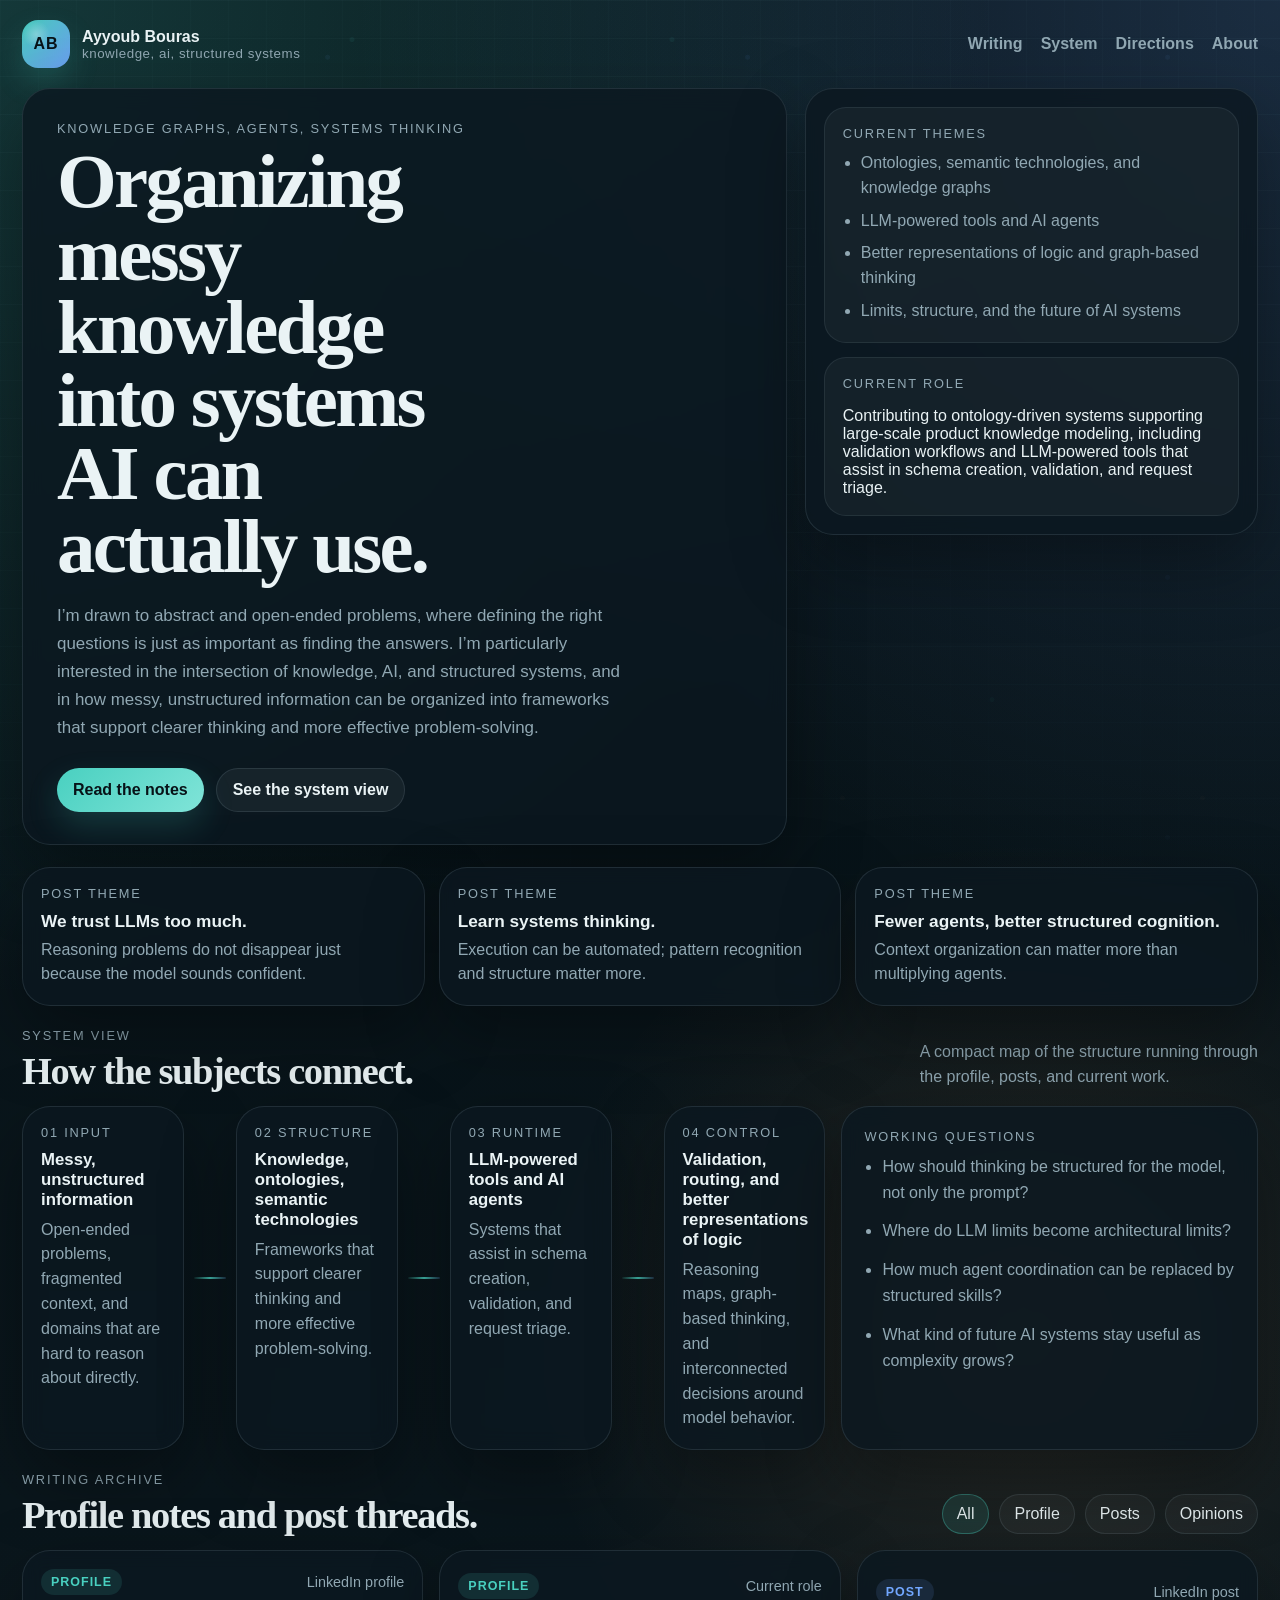
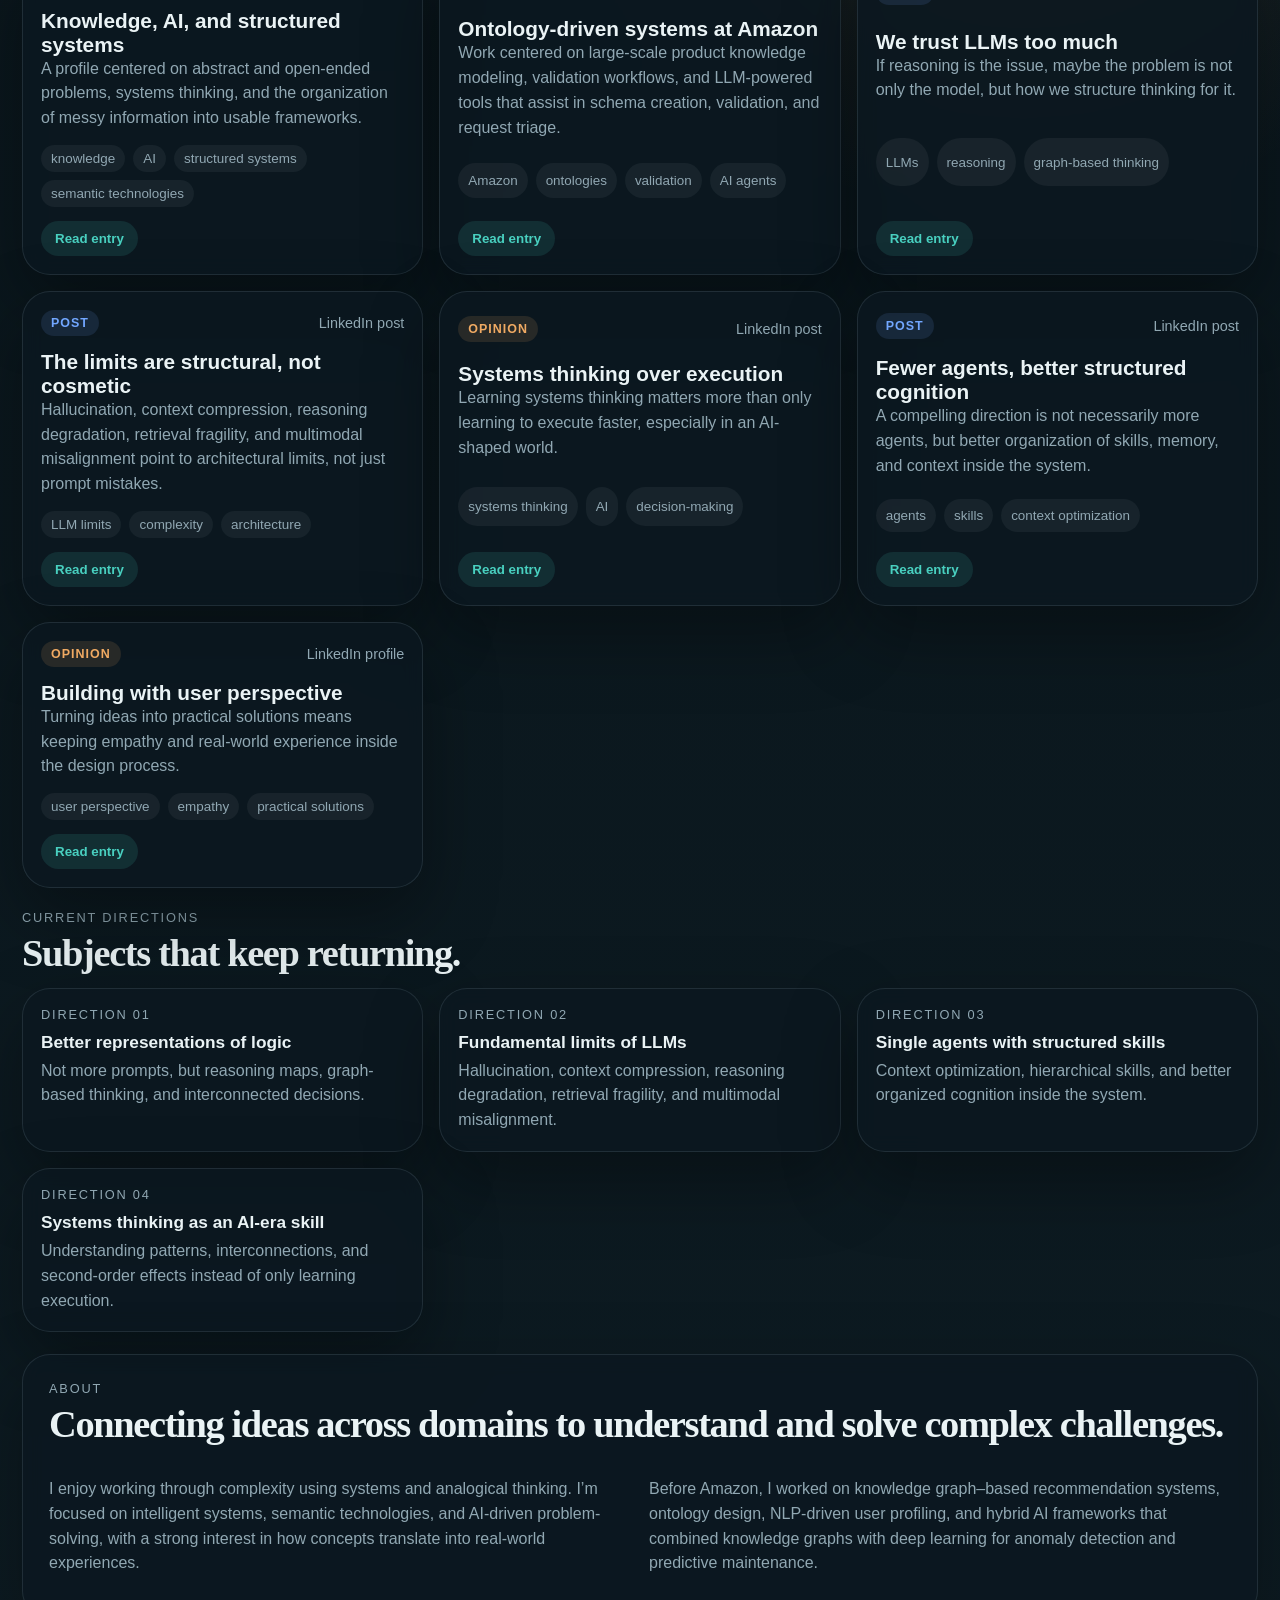
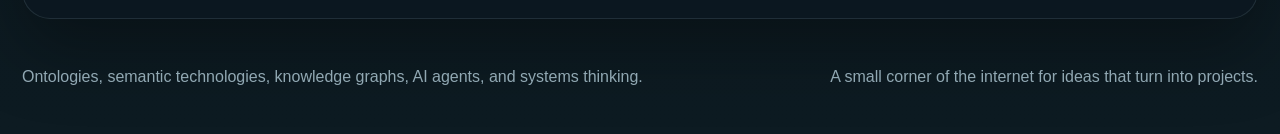
<file: index.html>
<!doctype html>
<html lang="en">
<head>
  <meta charset="utf-8">
  <meta name="viewport" content="width=device-width, initial-scale=1">
  <title>Ayyoub Bouras | Knowledge, AI, Structured Systems</title>
  <meta name="description" content="Ontologies, semantic technologies, knowledge graphs, AI agents, and notes on the limits and future of LLM-based systems.">
  <meta name="theme-color" content="#10232d">
  <meta property="og:title" content="Ayyoub Bouras | Knowledge, AI, Structured Systems">
  <meta property="og:description" content="Ontologies, semantic technologies, knowledge graphs, AI agents, and notes on the limits and future of LLM-based systems.">
  <meta property="og:type" content="website">
  <link rel="icon" href="favicon.svg" type="image/svg+xml">
  <link rel="stylesheet" href="assets/styles.css">
  <script defer src="assets/app.js"></script>
</head>
<body>
  <div class="page-noise" aria-hidden="true"></div>

  <header class="site-header">
    <a class="brand" href="#top">
      <span class="brand-mark">AB</span>
      <span class="brand-copy">
        <strong>Ayyoub Bouras</strong>
        <small>knowledge, AI, structured systems</small>
      </span>
    </a>

    <nav class="site-nav" aria-label="Primary">
      <a href="#writing">Writing</a>
      <a href="#system">System</a>
      <a href="#directions">Directions</a>
      <a href="#about">About</a>
    </nav>
  </header>

  <main id="top">
    <section class="hero">
      <div class="hero-copy">
        <p class="eyebrow">Knowledge graphs, agents, systems thinking</p>
        <h1>Organizing messy knowledge into systems AI can actually use.</h1>
        <p class="hero-text">
          I’m drawn to abstract and open-ended problems, where defining the right questions is just
          as important as finding the answers. I’m particularly interested in the intersection of
          knowledge, AI, and structured systems, and in how messy, unstructured information can be
          organized into frameworks that support clearer thinking and more effective problem-solving.
        </p>

        <div class="hero-actions">
          <a class="button button-primary" href="#writing">Read the notes</a>
          <a class="button button-secondary" href="#system">See the system view</a>
        </div>
      </div>

      <aside class="hero-panel">
        <div class="signal-card">
          <p class="eyebrow">Current themes</p>
          <ul class="signal-list">
            <li>Ontologies, semantic technologies, and knowledge graphs</li>
            <li>LLM-powered tools and AI agents</li>
            <li>Better representations of logic and graph-based thinking</li>
            <li>Limits, structure, and the future of AI systems</li>
          </ul>
        </div>

        <div class="signal-card">
          <p class="eyebrow">Current role</p>
          <p>
            Contributing to ontology-driven systems supporting large-scale product knowledge
            modeling, including validation workflows and LLM-powered tools that assist in schema
            creation, validation, and request triage.
          </p>
        </div>
      </aside>
    </section>

    <section class="strip">
      <article class="strip-card">
        <p class="eyebrow">Post theme</p>
        <strong>We trust LLMs too much.</strong>
        <span>Reasoning problems do not disappear just because the model sounds confident.</span>
      </article>
      <article class="strip-card">
        <p class="eyebrow">Post theme</p>
        <strong>Learn systems thinking.</strong>
        <span>Execution can be automated; pattern recognition and structure matter more.</span>
      </article>
      <article class="strip-card">
        <p class="eyebrow">Post theme</p>
        <strong>Fewer agents, better structured cognition.</strong>
        <span>Context organization can matter more than multiplying agents.</span>
      </article>
    </section>

    <section class="system-section" id="system">
      <div class="section-heading">
        <div>
          <p class="eyebrow">System view</p>
          <h2>How the subjects connect.</h2>
        </div>
        <p class="section-note">
          A compact map of the structure running through the profile, posts, and current work.
        </p>
      </div>

      <div class="system-layout">
        <div class="system-flow">
          <article class="system-node">
            <p class="eyebrow">01 Input</p>
            <strong>Messy, unstructured information</strong>
            <span>Open-ended problems, fragmented context, and domains that are hard to reason about directly.</span>
          </article>

          <div class="system-link" aria-hidden="true"></div>

          <article class="system-node">
            <p class="eyebrow">02 Structure</p>
            <strong>Knowledge, ontologies, semantic technologies</strong>
            <span>Frameworks that support clearer thinking and more effective problem-solving.</span>
          </article>

          <div class="system-link" aria-hidden="true"></div>

          <article class="system-node">
            <p class="eyebrow">03 Runtime</p>
            <strong>LLM-powered tools and AI agents</strong>
            <span>Systems that assist in schema creation, validation, and request triage.</span>
          </article>

          <div class="system-link" aria-hidden="true"></div>

          <article class="system-node">
            <p class="eyebrow">04 Control</p>
            <strong>Validation, routing, and better representations of logic</strong>
            <span>Reasoning maps, graph-based thinking, and interconnected decisions around model behavior.</span>
          </article>
        </div>

        <aside class="question-panel">
          <p class="eyebrow">Working questions</p>
          <ul class="question-list">
            <li>How should thinking be structured for the model, not only the prompt?</li>
            <li>Where do LLM limits become architectural limits?</li>
            <li>How much agent coordination can be replaced by structured skills?</li>
            <li>What kind of future AI systems stay useful as complexity grows?</li>
          </ul>
        </aside>
      </div>
    </section>

    <section class="writing-section" id="writing">
      <div class="section-heading">
        <div>
          <p class="eyebrow">Writing archive</p>
          <h2>Profile notes and post threads.</h2>
        </div>
        <div class="filters" id="filters" role="tablist" aria-label="Writing filters">
          <button class="active" data-filter="all" type="button">All</button>
          <button data-filter="profile" type="button">Profile</button>
          <button data-filter="post" type="button">Posts</button>
          <button data-filter="opinion" type="button">Opinions</button>
        </div>
      </div>

      <div class="writing-grid" id="writingGrid"></div>
    </section>

    <section class="lab-section" id="directions">
      <div class="section-heading">
        <div>
          <p class="eyebrow">Current directions</p>
          <h2>Subjects that keep returning.</h2>
        </div>
      </div>

      <div class="lab-grid">
        <article class="lab-card">
          <p class="eyebrow">Direction 01</p>
          <strong>Better representations of logic</strong>
          <span>Not more prompts, but reasoning maps, graph-based thinking, and interconnected decisions.</span>
        </article>

        <article class="lab-card">
          <p class="eyebrow">Direction 02</p>
          <strong>Fundamental limits of LLMs</strong>
          <span>Hallucination, context compression, reasoning degradation, retrieval fragility, and multimodal misalignment.</span>
        </article>

        <article class="lab-card">
          <p class="eyebrow">Direction 03</p>
          <strong>Single agents with structured skills</strong>
          <span>Context optimization, hierarchical skills, and better organized cognition inside the system.</span>
        </article>

        <article class="lab-card">
          <p class="eyebrow">Direction 04</p>
          <strong>Systems thinking as an AI-era skill</strong>
          <span>Understanding patterns, interconnections, and second-order effects instead of only learning execution.</span>
        </article>
      </div>
    </section>

    <section class="about-section" id="about">
      <div class="about-card">
        <div>
          <p class="eyebrow">About</p>
          <h2>Connecting ideas across domains to understand and solve complex challenges.</h2>
        </div>
        <div class="about-columns">
          <p>
            I enjoy working through complexity using systems and analogical thinking. I’m focused
            on intelligent systems, semantic technologies, and AI-driven problem-solving, with a
            strong interest in how concepts translate into real-world experiences.
          </p>
          <p>
            Before Amazon, I worked on knowledge graph–based recommendation systems, ontology design,
            NLP-driven user profiling, and hybrid AI frameworks that combined knowledge graphs with
            deep learning for anomaly detection and predictive maintenance.
          </p>
        </div>
      </div>
    </section>
  </main>

  <footer class="site-footer">
    <p>Ontologies, semantic technologies, knowledge graphs, AI agents, and systems thinking.</p>
    <p>A small corner of the internet for ideas that turn into projects.</p>
  </footer>

  <dialog class="entry-dialog" id="entryDialog">
    <button class="dialog-close" id="dialogClose" aria-label="Close entry">Close</button>
    <article class="dialog-article">
      <p class="eyebrow" id="dialogType"></p>
      <h3 id="dialogTitle"></h3>
      <p class="dialog-meta" id="dialogMeta"></p>
      <div class="dialog-tags" id="dialogTags"></div>
      <div class="dialog-body" id="dialogBody"></div>
    </article>
  </dialog>
</body>
</html>
</file>
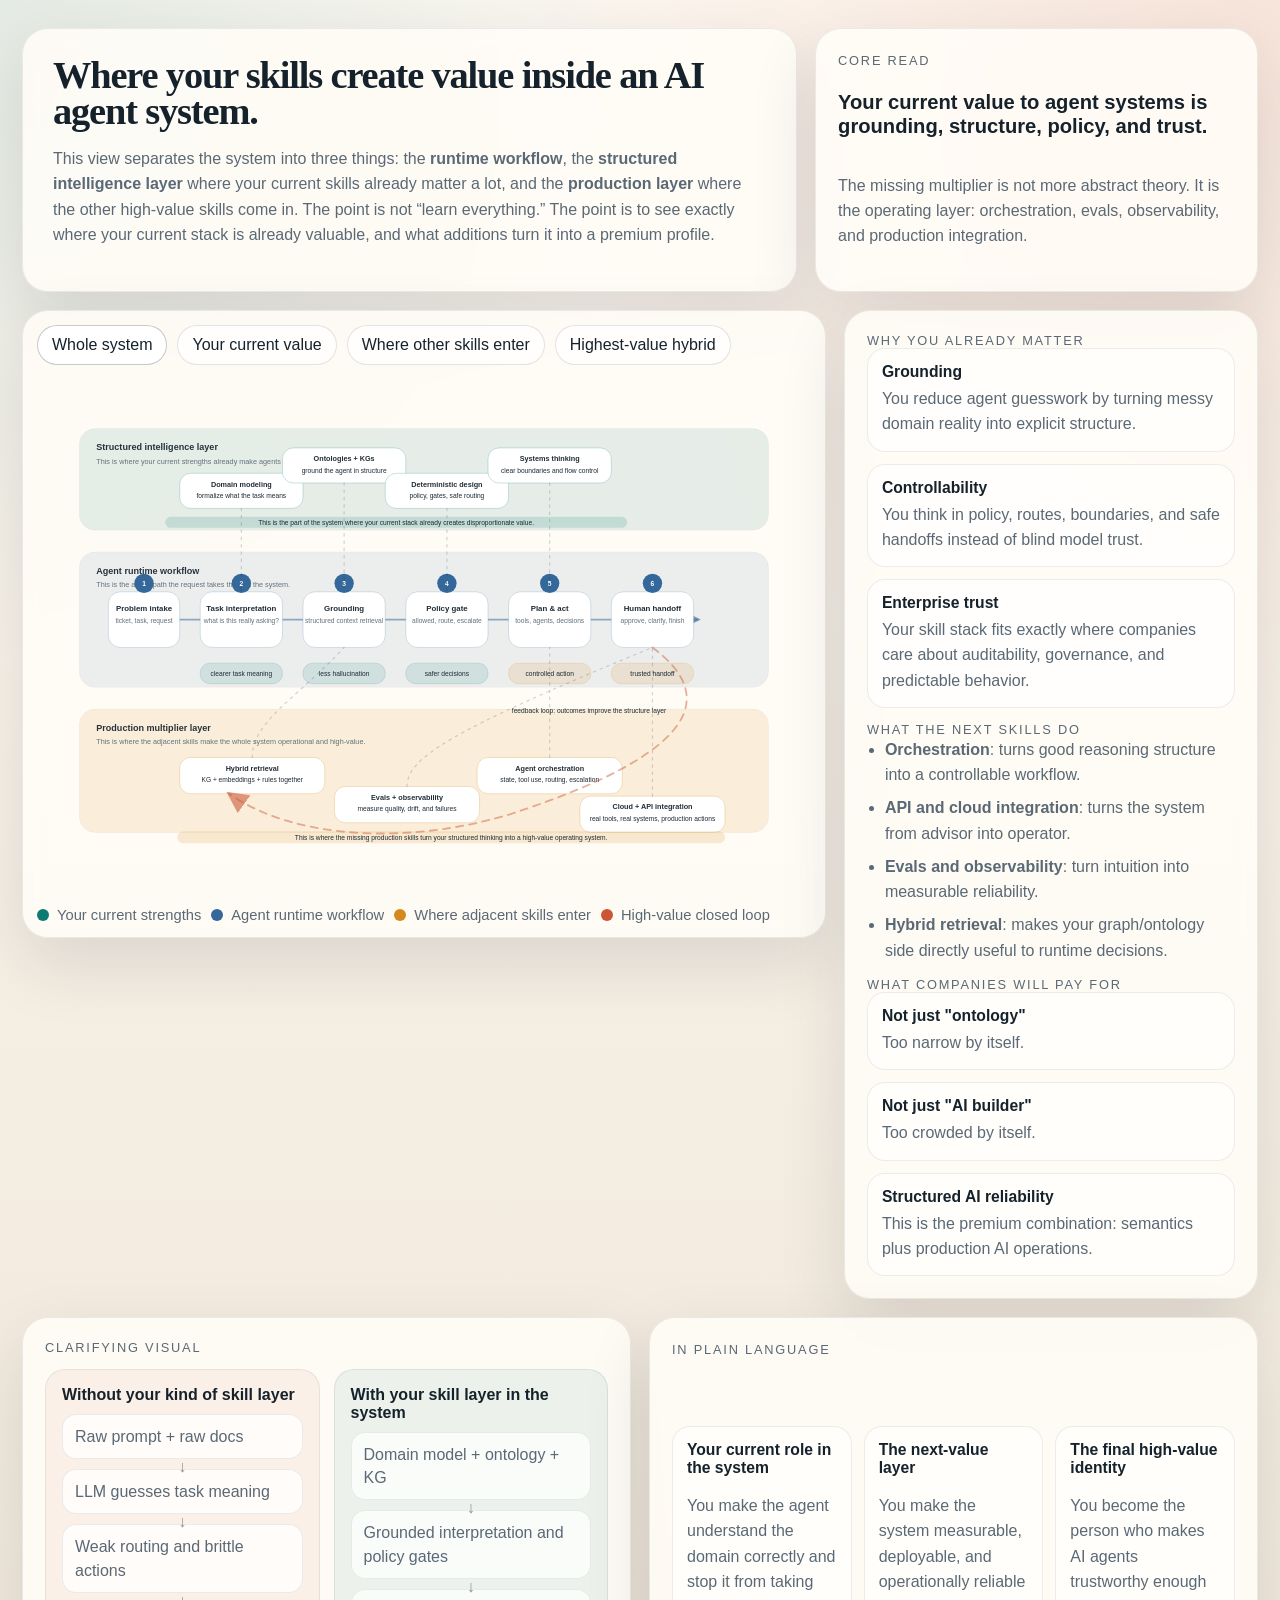
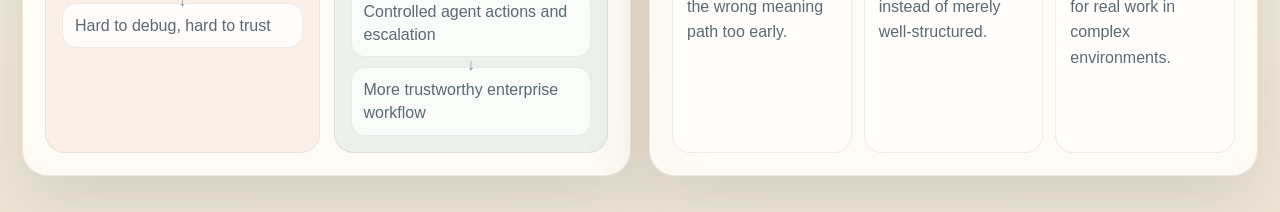
<file: experiments/agent_system_skill_workflow.html>
<!doctype html>
<html lang="en">
<head>
  <meta charset="utf-8">
  <meta name="viewport" content="width=device-width, initial-scale=1">
  <title>AI Agent System Skill Workflow</title>
  <style>
    :root {
      --bg: #f6efe4;
      --panel: rgba(255, 252, 247, 0.9);
      --text: #15222c;
      --muted: #5a6975;
      --line: rgba(21, 34, 44, 0.12);
      --current: #0d7a74;
      --bridge: #d3891d;
      --runtime: #35689a;
      --hybrid: #cb5535;
      --soft-current: rgba(13, 122, 116, 0.10);
      --soft-bridge: rgba(211, 137, 29, 0.12);
      --soft-runtime: rgba(53, 104, 154, 0.09);
      --soft-hybrid: rgba(203, 85, 53, 0.10);
      --shadow: 0 26px 68px rgba(21, 34, 44, 0.12);
    }

    * {
      box-sizing: border-box;
    }

    body {
      margin: 0;
      min-height: 100vh;
      color: var(--text);
      font-family: "Avenir Next", "Trebuchet MS", "Gill Sans", sans-serif;
      background:
        radial-gradient(circle at top left, rgba(13, 122, 116, 0.10), transparent 30%),
        radial-gradient(circle at top right, rgba(203, 85, 53, 0.12), transparent 34%),
        linear-gradient(180deg, #fdf8f1 0%, #efe6d8 100%);
    }

    .shell {
      max-width: 1480px;
      margin: 0 auto;
      padding: 28px 22px 36px;
    }

    .hero,
    .content,
    .bottom {
      display: grid;
      gap: 18px;
    }

    .hero {
      grid-template-columns: 1.4fr 0.8fr;
      margin-bottom: 18px;
    }

    .content {
      grid-template-columns: minmax(0, 1.65fr) minmax(340px, 0.85fr);
      align-items: start;
    }

    .bottom {
      grid-template-columns: repeat(2, minmax(0, 1fr));
      margin-top: 18px;
    }

    .card {
      background: var(--panel);
      border: 1px solid rgba(21, 34, 44, 0.08);
      border-radius: 26px;
      box-shadow: var(--shadow);
      backdrop-filter: blur(10px);
    }

    .hero-main {
      padding: 28px 30px;
    }

    .hero-main h1 {
      margin: 0 0 10px;
      font-family: "Baskerville", "Palatino Linotype", serif;
      font-size: clamp(2rem, 3vw, 3.25rem);
      line-height: 0.95;
      letter-spacing: -0.03em;
    }

    .hero-main p,
    .hero-side p,
    .summary p,
    .metric span,
    .insight li {
      color: var(--muted);
      line-height: 1.58;
    }

    .hero-side,
    .summary,
    .compare,
    .side {
      padding: 22px 22px;
      display: grid;
      gap: 14px;
    }

    .eyebrow {
      margin: 0;
      font-size: 0.8rem;
      text-transform: uppercase;
      letter-spacing: 0.14em;
      color: var(--muted);
    }

    .hero-side strong {
      font-size: 1.26rem;
      line-height: 1.2;
    }

    .toolbar {
      display: flex;
      flex-wrap: wrap;
      gap: 10px;
      margin-bottom: 14px;
    }

    .toolbar button {
      appearance: none;
      border: 1px solid rgba(21, 34, 44, 0.12);
      background: rgba(255, 255, 255, 0.72);
      color: var(--text);
      border-radius: 999px;
      padding: 10px 14px;
      font: inherit;
      cursor: pointer;
      transition: background 140ms ease, border-color 140ms ease, opacity 140ms ease;
    }

    .toolbar button.active {
      background: #fff;
      border-color: rgba(21, 34, 44, 0.24);
    }

    .diagram {
      padding: 14px;
      overflow: hidden;
    }

    svg {
      width: 100%;
      height: auto;
      display: block;
    }

    .lane-strip {
      stroke: rgba(21, 34, 44, 0.04);
      stroke-width: 1.2;
    }

    .lane-title {
      font-size: 15px;
      font-weight: 700;
      fill: rgba(21, 34, 44, 0.92);
    }

    .lane-sub {
      font-size: 12px;
      fill: rgba(90, 105, 117, 0.95);
    }

    .step-box {
      stroke-width: 1.3;
      transition: opacity 140ms ease;
    }

    .step-title {
      font-size: 13px;
      font-weight: 700;
      text-anchor: middle;
      fill: rgba(21, 34, 44, 0.96);
      pointer-events: none;
    }

    .step-sub {
      font-size: 11px;
      text-anchor: middle;
      fill: rgba(90, 105, 117, 0.95);
      pointer-events: none;
    }

    .step-index {
      font-size: 11px;
      font-weight: 700;
      text-anchor: middle;
      fill: white;
      pointer-events: none;
    }

    .flow-arrow,
    .feedback-arrow,
    .skill-link {
      fill: none;
      stroke-linecap: round;
      stroke-linejoin: round;
      transition: opacity 140ms ease, stroke-width 140ms ease;
    }

    .flow-arrow {
      stroke: rgba(53, 104, 154, 0.52);
      stroke-width: 3;
    }

    .feedback-arrow {
      stroke: rgba(203, 85, 53, 0.46);
      stroke-width: 3;
      stroke-dasharray: 12 10;
    }

    .skill-link {
      stroke: rgba(21, 34, 44, 0.18);
      stroke-width: 2;
      stroke-dasharray: 4 8;
    }

    .callout-pill {
      stroke-width: 1.2;
      transition: opacity 140ms ease;
    }

    .callout-text {
      font-size: 12px;
      font-weight: 700;
      text-anchor: middle;
      fill: rgba(21, 34, 44, 0.95);
      pointer-events: none;
    }

    .value-chip {
      stroke-width: 1.1;
      transition: opacity 140ms ease;
    }

    .value-text {
      font-size: 11px;
      text-anchor: middle;
      fill: rgba(21, 34, 44, 0.96);
      pointer-events: none;
    }

    .diagram .dim {
      opacity: 0.18;
    }

    .diagram .hidden {
      opacity: 0.05;
    }

    .legend {
      display: flex;
      flex-wrap: wrap;
      gap: 10px;
      margin-top: 8px;
    }

    .legend-item {
      display: inline-flex;
      align-items: center;
      gap: 8px;
      font-size: 0.92rem;
      color: var(--muted);
    }

    .legend-swatch {
      width: 12px;
      height: 12px;
      border-radius: 999px;
      display: inline-block;
    }

    .side {
      position: sticky;
      top: 18px;
    }

    .metric-grid {
      display: grid;
      gap: 12px;
    }

    .metric {
      border: 1px solid rgba(21, 34, 44, 0.08);
      background: rgba(255, 255, 255, 0.66);
      border-radius: 18px;
      padding: 14px;
    }

    .metric strong {
      display: block;
      margin-bottom: 5px;
      font-size: 0.98rem;
    }

    .insight {
      margin: 0;
      padding-left: 18px;
    }

    .insight li + li {
      margin-top: 8px;
    }

    .compare-grid {
      display: grid;
      grid-template-columns: repeat(2, minmax(0, 1fr));
      gap: 14px;
    }

    .mini {
      border-radius: 20px;
      padding: 16px;
      border: 1px solid rgba(21, 34, 44, 0.08);
    }

    .mini.bad {
      background: rgba(203, 85, 53, 0.06);
    }

    .mini.good {
      background: rgba(13, 122, 116, 0.07);
    }

    .mini strong {
      display: block;
      margin-bottom: 6px;
      font-size: 1rem;
    }

    .flow-list {
      display: grid;
      gap: 10px;
      margin-top: 10px;
    }

    .flow-node {
      padding: 10px 12px;
      border-radius: 14px;
      background: rgba(255, 255, 255, 0.72);
      border: 1px solid rgba(21, 34, 44, 0.08);
      position: relative;
      color: var(--muted);
      line-height: 1.45;
    }

    .flow-node + .flow-node::before {
      content: "↓";
      position: absolute;
      top: -15px;
      left: 50%;
      transform: translateX(-50%);
      color: rgba(90, 105, 117, 0.72);
      font-weight: 700;
    }

    .summary-grid {
      display: grid;
      grid-template-columns: repeat(3, minmax(0, 1fr));
      gap: 12px;
    }

    .summary-card {
      padding: 14px;
      border-radius: 18px;
      border: 1px solid rgba(21, 34, 44, 0.08);
      background: rgba(255, 255, 255, 0.66);
    }

    .summary-card strong {
      display: block;
      margin-bottom: 5px;
      font-size: 0.98rem;
    }

    @media (max-width: 1160px) {
      .hero,
      .content,
      .bottom {
        grid-template-columns: 1fr;
      }

      .side {
        position: static;
      }
    }

    @media (max-width: 760px) {
      .shell {
        padding: 18px 14px 26px;
      }

      .card {
        border-radius: 20px;
      }

      .compare-grid,
      .summary-grid {
        grid-template-columns: 1fr;
      }
    }
  </style>
</head>
<body>
  <div class="shell">
    <section class="hero">
      <div class="card hero-main">
        <h1>Where your skills create value inside an AI agent system.</h1>
        <p>
          This view separates the system into three things: the
          <strong>runtime workflow</strong>, the <strong>structured intelligence layer</strong>
          where your current skills already matter a lot, and the
          <strong>production layer</strong> where the other high-value skills come in.
          The point is not “learn everything.” The point is to see exactly where your current
          stack is already valuable, and what additions turn it into a premium profile.
        </p>
      </div>
      <div class="card hero-side">
        <p class="eyebrow">Core read</p>
        <strong>Your current value to agent systems is grounding, structure, policy, and trust.</strong>
        <p>
          The missing multiplier is not more abstract theory. It is the operating layer:
          orchestration, evals, observability, and production integration.
        </p>
      </div>
    </section>

    <section class="content">
      <div class="card diagram">
        <div class="toolbar" id="toolbar">
          <button class="active" data-view="all">Whole system</button>
          <button data-view="current">Your current value</button>
          <button data-view="bridge">Where other skills enter</button>
          <button data-view="hybrid">Highest-value hybrid</button>
        </div>

        <svg id="workflow" viewBox="0 0 1280 860" aria-label="AI agent system workflow with skill layers">
          <defs>
            <marker id="arrowBlue" markerWidth="12" markerHeight="12" refX="10" refY="6" orient="auto">
              <path d="M 0 0 L 12 6 L 0 12 z" fill="rgba(53, 104, 154, 0.62)"></path>
            </marker>
            <marker id="arrowRed" markerWidth="12" markerHeight="12" refX="10" refY="6" orient="auto">
              <path d="M 0 0 L 12 6 L 0 12 z" fill="rgba(203, 85, 53, 0.58)"></path>
            </marker>
          </defs>

          <g id="layers">
            <rect x="70" y="82" width="1140" height="168" rx="26" fill="var(--soft-current)" class="lane-strip"></rect>
            <text x="98" y="118" class="lane-title">Structured intelligence layer</text>
            <text x="98" y="140" class="lane-sub">This is where your current strengths already make agents better.</text>

            <rect x="70" y="286" width="1140" height="224" rx="26" fill="var(--soft-runtime)" class="lane-strip"></rect>
            <text x="98" y="322" class="lane-title">Agent runtime workflow</text>
            <text x="98" y="344" class="lane-sub">This is the actual path the request takes through the system.</text>

            <rect x="70" y="546" width="1140" height="204" rx="26" fill="var(--soft-bridge)" class="lane-strip"></rect>
            <text x="98" y="582" class="lane-title">Production multiplier layer</text>
            <text x="98" y="604" class="lane-sub">This is where the adjacent skills make the whole system operational and high-value.</text>
          </g>

          <g id="runtimeSteps">
            <line x1="180" y1="398" x2="1092" y2="398" class="flow-arrow" marker-end="url(#arrowBlue)"></line>

            <g class="runtime step-group" data-kind="runtime">
              <rect x="118" y="352" width="118" height="92" rx="20" fill="white" stroke="rgba(53,104,154,0.25)" class="step-box"></rect>
              <circle cx="177" cy="338" r="16" fill="var(--runtime)"></circle>
              <text x="177" y="342" class="step-index">1</text>
              <text x="177" y="384" class="step-title">Problem intake</text>
              <text x="177" y="404" class="step-sub">ticket, task, request</text>
            </g>

            <g class="runtime step-group" data-kind="runtime">
              <rect x="270" y="352" width="136" height="92" rx="20" fill="white" stroke="rgba(53,104,154,0.25)" class="step-box"></rect>
              <circle cx="338" cy="338" r="16" fill="var(--runtime)"></circle>
              <text x="338" y="342" class="step-index">2</text>
              <text x="338" y="384" class="step-title">Task interpretation</text>
              <text x="338" y="404" class="step-sub">what is this really asking?</text>
            </g>

            <g class="runtime step-group" data-kind="runtime">
              <rect x="440" y="352" width="136" height="92" rx="20" fill="white" stroke="rgba(53,104,154,0.25)" class="step-box"></rect>
              <circle cx="508" cy="338" r="16" fill="var(--runtime)"></circle>
              <text x="508" y="342" class="step-index">3</text>
              <text x="508" y="384" class="step-title">Grounding</text>
              <text x="508" y="404" class="step-sub">structured context retrieval</text>
            </g>

            <g class="runtime step-group" data-kind="runtime">
              <rect x="610" y="352" width="136" height="92" rx="20" fill="white" stroke="rgba(53,104,154,0.25)" class="step-box"></rect>
              <circle cx="678" cy="338" r="16" fill="var(--runtime)"></circle>
              <text x="678" y="342" class="step-index">4</text>
              <text x="678" y="384" class="step-title">Policy gate</text>
              <text x="678" y="404" class="step-sub">allowed, route, escalate</text>
            </g>

            <g class="runtime step-group" data-kind="runtime">
              <rect x="780" y="352" width="136" height="92" rx="20" fill="white" stroke="rgba(53,104,154,0.25)" class="step-box"></rect>
              <circle cx="848" cy="338" r="16" fill="var(--runtime)"></circle>
              <text x="848" y="342" class="step-index">5</text>
              <text x="848" y="384" class="step-title">Plan & act</text>
              <text x="848" y="404" class="step-sub">tools, agents, decisions</text>
            </g>

            <g class="runtime step-group" data-kind="runtime">
              <rect x="950" y="352" width="136" height="92" rx="20" fill="white" stroke="rgba(53,104,154,0.25)" class="step-box"></rect>
              <circle cx="1018" cy="338" r="16" fill="var(--runtime)"></circle>
              <text x="1018" y="342" class="step-index">6</text>
              <text x="1018" y="384" class="step-title">Human handoff</text>
              <text x="1018" y="404" class="step-sub">approve, clarify, finish</text>
            </g>
          </g>

          <g id="currentSkills">
            <g class="current skill-group" data-kind="current">
              <rect x="236" y="156" width="204" height="58" rx="18" fill="white" stroke="rgba(13,122,116,0.30)" class="callout-pill"></rect>
              <text x="338" y="178" class="callout-text">Domain modeling</text>
              <text x="338" y="197" class="value-text">formalize what the task means</text>
              <path d="M 338 214 C 338 244, 338 280, 338 352" class="skill-link"></path>
            </g>

            <g class="current skill-group" data-kind="current">
              <rect x="406" y="114" width="204" height="58" rx="18" fill="white" stroke="rgba(13,122,116,0.30)" class="callout-pill"></rect>
              <text x="508" y="136" class="callout-text">Ontologies + KGs</text>
              <text x="508" y="155" class="value-text">ground the agent in structure</text>
              <path d="M 508 172 C 508 220, 508 276, 508 352" class="skill-link"></path>
            </g>

            <g class="current skill-group" data-kind="current">
              <rect x="576" y="156" width="204" height="58" rx="18" fill="white" stroke="rgba(13,122,116,0.30)" class="callout-pill"></rect>
              <text x="678" y="178" class="callout-text">Deterministic design</text>
              <text x="678" y="197" class="value-text">policy, gates, safe routing</text>
              <path d="M 678 214 C 678 244, 678 280, 678 352" class="skill-link"></path>
            </g>

            <g class="current skill-group" data-kind="current">
              <rect x="746" y="114" width="204" height="58" rx="18" fill="white" stroke="rgba(13,122,116,0.30)" class="callout-pill"></rect>
              <text x="848" y="136" class="callout-text">Systems thinking</text>
              <text x="848" y="155" class="value-text">clear boundaries and flow control</text>
              <path d="M 848 172 C 848 236, 848 286, 848 352" class="skill-link"></path>
            </g>

            <rect x="212" y="228" width="764" height="18" rx="9" fill="rgba(13,122,116,0.16)" class="current focus-band" data-kind="current"></rect>
            <text x="594" y="241" class="value-text">This is the part of the system where your current stack already creates disproportionate value.</text>
          </g>

          <g id="valueChips">
            <g class="value current" data-kind="current">
              <rect x="270" y="470" width="136" height="34" rx="16" fill="rgba(13,122,116,0.12)" stroke="rgba(13,122,116,0.24)" class="value-chip"></rect>
              <text x="338" y="491" class="value-text">clearer task meaning</text>
            </g>
            <g class="value current" data-kind="current">
              <rect x="440" y="470" width="136" height="34" rx="16" fill="rgba(13,122,116,0.12)" stroke="rgba(13,122,116,0.24)" class="value-chip"></rect>
              <text x="508" y="491" class="value-text">less hallucination</text>
            </g>
            <g class="value current" data-kind="current">
              <rect x="610" y="470" width="136" height="34" rx="16" fill="rgba(13,122,116,0.12)" stroke="rgba(13,122,116,0.24)" class="value-chip"></rect>
              <text x="678" y="491" class="value-text">safer decisions</text>
            </g>
            <g class="value bridge" data-kind="bridge">
              <rect x="780" y="470" width="136" height="34" rx="16" fill="rgba(211,137,29,0.14)" stroke="rgba(211,137,29,0.26)" class="value-chip"></rect>
              <text x="848" y="491" class="value-text">controlled action</text>
            </g>
            <g class="value bridge" data-kind="bridge">
              <rect x="950" y="470" width="136" height="34" rx="16" fill="rgba(211,137,29,0.14)" stroke="rgba(211,137,29,0.26)" class="value-chip"></rect>
              <text x="1018" y="491" class="value-text">trusted handoff</text>
            </g>
          </g>

          <g id="bridgeSkills">
            <g class="bridge skill-group" data-kind="bridge">
              <rect x="728" y="626" width="240" height="60" rx="18" fill="white" stroke="rgba(211,137,29,0.34)" class="callout-pill"></rect>
              <text x="848" y="648" class="callout-text">Agent orchestration</text>
              <text x="848" y="667" class="value-text">state, tool use, routing, escalation</text>
              <path d="M 848 626 C 848 572, 848 536, 848 444" class="skill-link"></path>
            </g>

            <g class="bridge skill-group" data-kind="bridge">
              <rect x="898" y="690" width="240" height="60" rx="18" fill="white" stroke="rgba(211,137,29,0.34)" class="callout-pill"></rect>
              <text x="1018" y="712" class="callout-text">Cloud + API integration</text>
              <text x="1018" y="731" class="value-text">real tools, real systems, production actions</text>
              <path d="M 1018 690 C 1018 636, 1018 578, 1018 444" class="skill-link"></path>
            </g>

            <g class="bridge skill-group" data-kind="bridge">
              <rect x="236" y="626" width="240" height="60" rx="18" fill="white" stroke="rgba(211,137,29,0.34)" class="callout-pill"></rect>
              <text x="356" y="648" class="callout-text">Hybrid retrieval</text>
              <text x="356" y="667" class="value-text">KG + embeddings + rules together</text>
              <path d="M 356 626 C 356 566, 430 528, 508 444" class="skill-link"></path>
            </g>

            <g class="bridge skill-group" data-kind="bridge">
              <rect x="492" y="674" width="240" height="60" rx="18" fill="white" stroke="rgba(211,137,29,0.34)" class="callout-pill"></rect>
              <text x="612" y="696" class="callout-text">Evals + observability</text>
              <text x="612" y="715" class="value-text">measure quality, drift, and failures</text>
              <path d="M 612 674 C 612 628, 678 584, 1018 444" class="skill-link"></path>
            </g>

            <path d="M 1018 444 C 1120 520, 1108 614, 782 720 C 610 772, 422 760, 318 686" class="feedback-arrow" marker-end="url(#arrowRed)" data-kind="hybrid"></path>
            <text x="913" y="553" class="value-text" data-kind="hybrid">feedback loop: outcomes improve the structure layer</text>

            <rect x="232" y="748" width="906" height="20" rx="10" fill="rgba(211,137,29,0.17)" class="bridge focus-band" data-kind="bridge"></rect>
            <text x="685" y="762" class="value-text">This is where the missing production skills turn your structured thinking into a high-value operating system.</text>
          </g>
        </svg>

        <div class="legend">
          <span class="legend-item"><span class="legend-swatch" style="background: var(--current)"></span>Your current strengths</span>
          <span class="legend-item"><span class="legend-swatch" style="background: var(--runtime)"></span>Agent runtime workflow</span>
          <span class="legend-item"><span class="legend-swatch" style="background: var(--bridge)"></span>Where adjacent skills enter</span>
          <span class="legend-item"><span class="legend-swatch" style="background: var(--hybrid)"></span>High-value closed loop</span>
        </div>
      </div>

      <aside class="card side">
        <div>
          <p class="eyebrow">Why you already matter</p>
          <div class="metric-grid">
            <div class="metric">
              <strong>Grounding</strong>
              <span>You reduce agent guesswork by turning messy domain reality into explicit structure.</span>
            </div>
            <div class="metric">
              <strong>Controllability</strong>
              <span>You think in policy, routes, boundaries, and safe handoffs instead of blind model trust.</span>
            </div>
            <div class="metric">
              <strong>Enterprise trust</strong>
              <span>Your skill stack fits exactly where companies care about auditability, governance, and predictable behavior.</span>
            </div>
          </div>
        </div>

        <div>
          <p class="eyebrow">What the next skills do</p>
          <ul class="insight">
            <li><strong>Orchestration</strong>: turns good reasoning structure into a controllable workflow.</li>
            <li><strong>API and cloud integration</strong>: turns the system from advisor into operator.</li>
            <li><strong>Evals and observability</strong>: turn intuition into measurable reliability.</li>
            <li><strong>Hybrid retrieval</strong>: makes your graph/ontology side directly useful to runtime decisions.</li>
          </ul>
        </div>

        <div>
          <p class="eyebrow">What companies will pay for</p>
          <div class="metric-grid">
            <div class="metric">
              <strong>Not just "ontology"</strong>
              <span>Too narrow by itself.</span>
            </div>
            <div class="metric">
              <strong>Not just "AI builder"</strong>
              <span>Too crowded by itself.</span>
            </div>
            <div class="metric">
              <strong>Structured AI reliability</strong>
              <span>This is the premium combination: semantics plus production AI operations.</span>
            </div>
          </div>
        </div>
      </aside>
    </section>

    <section class="bottom">
      <div class="card compare">
        <p class="eyebrow">Clarifying visual</p>
        <div class="compare-grid">
          <div class="mini bad">
            <strong>Without your kind of skill layer</strong>
            <div class="flow-list">
              <div class="flow-node">Raw prompt + raw docs</div>
              <div class="flow-node">LLM guesses task meaning</div>
              <div class="flow-node">Weak routing and brittle actions</div>
              <div class="flow-node">Hard to debug, hard to trust</div>
            </div>
          </div>
          <div class="mini good">
            <strong>With your skill layer in the system</strong>
            <div class="flow-list">
              <div class="flow-node">Domain model + ontology + KG</div>
              <div class="flow-node">Grounded interpretation and policy gates</div>
              <div class="flow-node">Controlled agent actions and escalation</div>
              <div class="flow-node">More trustworthy enterprise workflow</div>
            </div>
          </div>
        </div>
      </div>

      <div class="card summary">
        <p class="eyebrow">In plain language</p>
        <div class="summary-grid">
          <div class="summary-card">
            <strong>Your current role in the system</strong>
            <p>You make the agent understand the domain correctly and stop it from taking the wrong meaning path too early.</p>
          </div>
          <div class="summary-card">
            <strong>The next-value layer</strong>
            <p>You make the system measurable, deployable, and operationally reliable instead of merely well-structured.</p>
          </div>
          <div class="summary-card">
            <strong>The final high-value identity</strong>
            <p>You become the person who makes AI agents trustworthy enough for real work in complex environments.</p>
          </div>
        </div>
      </div>
    </section>
  </div>

  <script>
    const toolbar = document.getElementById("toolbar");
    const groups = Array.from(document.querySelectorAll("[data-kind]"));

    function applyView(view) {
      groups.forEach(el => {
        el.classList.remove("dim", "hidden");

        if (view === "all") return;

        const kind = el.dataset.kind;
        if (view === "current") {
          if (kind === "bridge") el.classList.add("dim");
          if (kind === "hybrid") el.classList.add("hidden");
        }

        if (view === "bridge") {
          if (kind === "current") el.classList.add("dim");
          if (kind === "hybrid") el.classList.add("hidden");
        }

        if (view === "hybrid") {
          if (kind === "runtime") el.classList.remove("dim");
          if (kind === "current" || kind === "bridge" || kind === "hybrid") el.classList.remove("dim");
        }
      });
    }

    toolbar.addEventListener("click", event => {
      const button = event.target.closest("button[data-view]");
      if (!button) return;

      const view = button.dataset.view;
      toolbar.querySelectorAll("button").forEach(el => {
        el.classList.toggle("active", el === button);
      });
      applyView(view);
    });

    applyView("all");
  </script>
</body>
</html>
</file>
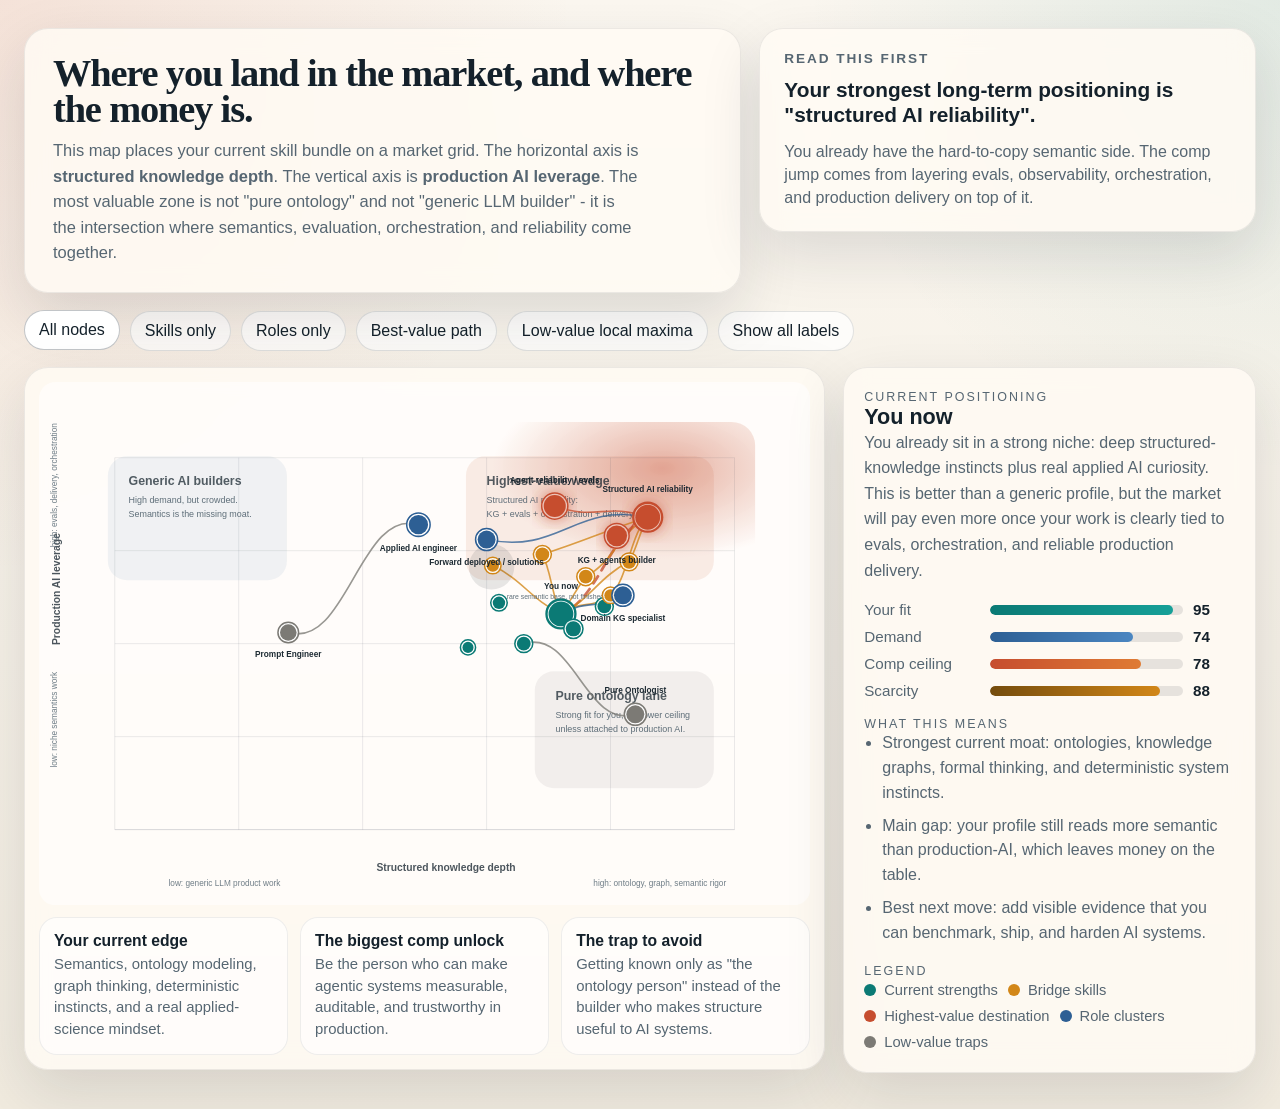
<file: experiments/job_market_skill_map.html>
<!doctype html>
<html lang="en">
<head>
  <meta charset="utf-8">
  <meta name="viewport" content="width=device-width, initial-scale=1">
  <title>Ayyoub Job Market Skill Map</title>
  <style>
    :root {
      --bg: #f7f2e8;
      --panel: rgba(255, 251, 244, 0.86);
      --line: rgba(62, 78, 89, 0.16);
      --text: #14212b;
      --muted: #566672;
      --current: #0b7a75;
      --bridge: #d28718;
      --target: #c64d2f;
      --role: #2d5f94;
      --trap: #7c7a75;
      --glow: rgba(198, 77, 47, 0.22);
      --shadow: 0 22px 60px rgba(20, 33, 43, 0.13);
    }

    * {
      box-sizing: border-box;
    }

    body {
      margin: 0;
      min-height: 100vh;
      color: var(--text);
      font-family: "Avenir Next", "Trebuchet MS", "Gill Sans", sans-serif;
      background:
        radial-gradient(circle at top left, rgba(198, 77, 47, 0.12), transparent 34%),
        radial-gradient(circle at top right, rgba(11, 122, 117, 0.10), transparent 28%),
        linear-gradient(180deg, #fbf7f0 0%, #f1ebdf 100%);
    }

    .shell {
      max-width: 1440px;
      margin: 0 auto;
      padding: 28px 24px 36px;
    }

    .hero {
      display: grid;
      grid-template-columns: 1.3fr 0.9fr;
      gap: 18px;
      align-items: start;
      margin-bottom: 18px;
    }

    .hero-card,
    .summary-card,
    .panel,
    .map-card {
      background: var(--panel);
      border: 1px solid rgba(20, 33, 43, 0.08);
      border-radius: 24px;
      box-shadow: var(--shadow);
      backdrop-filter: blur(12px);
    }

    .hero-card {
      padding: 26px 28px;
    }

    .hero-card h1 {
      margin: 0 0 10px;
      font-family: "Baskerville", "Palatino Linotype", serif;
      font-size: clamp(2rem, 3vw, 3.2rem);
      line-height: 0.95;
      letter-spacing: -0.03em;
    }

    .hero-card p {
      margin: 0;
      max-width: 64ch;
      line-height: 1.55;
      color: var(--muted);
      font-size: 1.03rem;
    }

    .summary-card {
      padding: 22px 24px;
      display: grid;
      gap: 12px;
    }

    .summary-card h2 {
      margin: 0;
      font-size: 0.85rem;
      text-transform: uppercase;
      letter-spacing: 0.14em;
      color: var(--muted);
    }

    .summary-card strong {
      display: block;
      font-size: 1.3rem;
      line-height: 1.2;
    }

    .summary-card span {
      color: var(--muted);
      line-height: 1.45;
    }

    .toolbar {
      display: flex;
      flex-wrap: wrap;
      gap: 10px;
      margin-bottom: 16px;
    }

    .toolbar button {
      appearance: none;
      border: 1px solid rgba(20, 33, 43, 0.12);
      background: rgba(255, 255, 255, 0.72);
      color: var(--text);
      border-radius: 999px;
      padding: 10px 14px;
      font: inherit;
      cursor: pointer;
      transition: transform 180ms ease, background 180ms ease, border-color 180ms ease;
    }

    .toolbar button:hover,
    .toolbar button.active {
      transform: translateY(-1px);
      background: #fff;
      border-color: rgba(20, 33, 43, 0.26);
    }

    .layout {
      display: grid;
      grid-template-columns: minmax(0, 1.65fr) minmax(300px, 0.85fr);
      gap: 18px;
      align-items: start;
    }

    .map-card {
      padding: 14px;
      overflow: hidden;
    }

    .panel {
      padding: 22px 20px;
      position: sticky;
      top: 18px;
      display: grid;
      gap: 18px;
    }

    .panel h3,
    .panel p,
    .panel ul {
      margin: 0;
    }

    .panel h3 {
      font-size: 1.35rem;
      line-height: 1.2;
    }

    .panel .kicker {
      font-size: 0.78rem;
      text-transform: uppercase;
      letter-spacing: 0.16em;
      color: var(--muted);
    }

    .panel .blurb {
      color: var(--muted);
      line-height: 1.6;
    }

    .score-grid {
      display: grid;
      gap: 10px;
    }

    .score-row {
      display: grid;
      grid-template-columns: 116px 1fr 42px;
      align-items: center;
      gap: 10px;
      font-size: 0.95rem;
    }

    .score-row label {
      color: var(--muted);
    }

    .track {
      position: relative;
      height: 10px;
      border-radius: 999px;
      overflow: hidden;
      background: rgba(20, 33, 43, 0.10);
    }

    .fill {
      position: absolute;
      inset: 0 auto 0 0;
      border-radius: 999px;
      background: linear-gradient(90deg, var(--fillA), var(--fillB));
      width: 0;
      transition: width 240ms ease;
    }

    .panel ul {
      padding-left: 18px;
      color: var(--muted);
      line-height: 1.55;
    }

    .panel li + li {
      margin-top: 8px;
    }

    .legend {
      display: flex;
      flex-wrap: wrap;
      gap: 10px;
      margin-top: 4px;
    }

    .legend-item {
      display: inline-flex;
      align-items: center;
      gap: 8px;
      font-size: 0.92rem;
      color: var(--muted);
    }

    .legend-swatch {
      width: 12px;
      height: 12px;
      border-radius: 999px;
    }

    svg {
      width: 100%;
      height: auto;
      display: block;
    }

    .zone-label {
      font-size: 18px;
      font-weight: 700;
      fill: rgba(20, 33, 43, 0.72);
    }

    .zone-sub {
      font-size: 13px;
      fill: rgba(86, 102, 114, 0.95);
    }

    .axis-label {
      font-size: 15px;
      fill: rgba(20, 33, 43, 0.76);
      font-weight: 700;
    }

    .axis-sub {
      font-size: 12px;
      fill: rgba(86, 102, 114, 0.85);
    }

    .grid-line {
      stroke: var(--line);
      stroke-width: 1;
    }

    .axis-line {
      stroke: rgba(20, 33, 43, 0.30);
      stroke-width: 1.6;
    }

    .edge {
      fill: none;
      stroke-linecap: round;
      stroke-width: 2.4;
      opacity: 0.78;
      transition: opacity 180ms ease, stroke-width 180ms ease;
    }

    .edge.dimmed {
      opacity: 0.10;
    }

    .edge.primary {
      stroke-width: 4;
      stroke-dasharray: 12 10;
    }

    .node {
      cursor: pointer;
      transition: opacity 140ms ease;
    }

    .node.dimmed {
      opacity: 0.18;
      pointer-events: none;
    }

    .node.active .halo {
      opacity: 1;
      transform: scale(1.18);
    }

    .halo {
      opacity: 0;
      transition: opacity 220ms ease, transform 220ms ease;
      transform-origin: center;
    }

    .node-title {
      font-size: 12px;
      font-weight: 700;
      text-anchor: middle;
      fill: rgba(20, 33, 43, 0.96);
      opacity: 0;
      transition: opacity 120ms ease;
      pointer-events: none;
    }

    .node-subtitle {
      font-size: 10px;
      text-anchor: middle;
      fill: rgba(86, 102, 114, 0.95);
      opacity: 0;
      transition: opacity 120ms ease;
      pointer-events: none;
    }

    .node.show-label .node-title,
    .node.hovered .node-title,
    .node.active .node-title {
      opacity: 1;
    }

    .node.show-subtitle .node-subtitle,
    .node.hovered .node-subtitle,
    .node.active .node-subtitle {
      opacity: 1;
    }

    .map-footer {
      display: grid;
      grid-template-columns: repeat(3, minmax(0, 1fr));
      gap: 12px;
      margin-top: 12px;
    }

    .footer-card {
      background: rgba(255, 255, 255, 0.66);
      border: 1px solid rgba(20, 33, 43, 0.07);
      border-radius: 18px;
      padding: 14px;
    }

    .footer-card strong {
      display: block;
      margin-bottom: 4px;
      font-size: 0.98rem;
    }

    .footer-card span {
      color: var(--muted);
      line-height: 1.45;
      font-size: 0.93rem;
    }

    .tooltip {
      position: fixed;
      z-index: 20;
      pointer-events: none;
      background: rgba(20, 33, 43, 0.94);
      color: #fff;
      padding: 10px 12px;
      border-radius: 12px;
      font-size: 0.88rem;
      line-height: 1.35;
      box-shadow: 0 12px 28px rgba(20, 33, 43, 0.28);
      max-width: 280px;
      opacity: 0;
      transform: translate(-50%, calc(-100% - 12px));
      transition: opacity 100ms ease;
    }

    .tooltip.visible {
      opacity: 1;
    }

    @media (max-width: 1100px) {
      .hero,
      .layout {
        grid-template-columns: 1fr;
      }

      .panel {
        position: static;
      }
    }

    @media (max-width: 760px) {
      .shell {
        padding: 18px 14px 24px;
      }

      .hero-card,
      .summary-card,
      .panel,
      .map-card {
        border-radius: 20px;
      }

      .map-footer {
        grid-template-columns: 1fr;
      }
    }
  </style>
</head>
<body>
  <div class="shell">
    <section class="hero">
      <div class="hero-card">
        <h1>Where you land in the market, and where the money is.</h1>
        <p>
          This map places your current skill bundle on a market grid. The horizontal axis is
          <strong>structured knowledge depth</strong>. The vertical axis is
          <strong>production AI leverage</strong>. The most valuable zone is not "pure ontology"
          and not "generic LLM builder" - it is the intersection where semantics, evaluation,
          orchestration, and reliability come together.
        </p>
      </div>
      <div class="summary-card">
        <h2>Read This First</h2>
        <strong>Your strongest long-term positioning is "structured AI reliability".</strong>
        <span>
          You already have the hard-to-copy semantic side. The comp jump comes from layering
          evals, observability, orchestration, and production delivery on top of it.
        </span>
      </div>
    </section>

    <div class="toolbar" id="toolbar">
      <button class="active" data-filter="all">All nodes</button>
      <button data-filter="skills">Skills only</button>
      <button data-filter="roles">Roles only</button>
      <button data-filter="path">Best-value path</button>
      <button data-filter="traps">Low-value local maxima</button>
      <button id="labelsToggle" type="button">Show all labels</button>
    </div>

    <section class="layout">
      <div class="map-card">
        <svg id="skillMap" viewBox="0 0 1120 760" aria-label="Interactive job market skill map">
          <defs>
            <radialGradient id="hotspot" cx="70%" cy="28%" r="55%">
              <stop offset="0%" stop-color="rgba(198,77,47,0.45)"/>
              <stop offset="58%" stop-color="rgba(198,77,47,0.18)"/>
              <stop offset="100%" stop-color="rgba(198,77,47,0)"/>
            </radialGradient>
            <filter id="softGlow" x="-50%" y="-50%" width="200%" height="200%">
              <feGaussianBlur stdDeviation="12" result="blur"/>
              <feMerge>
                <feMergeNode in="blur"/>
                <feMergeNode in="SourceGraphic"/>
              </feMerge>
            </filter>
          </defs>

          <rect x="0" y="0" width="1120" height="760" rx="24" fill="rgba(255,255,255,0.52)"></rect>
          <rect x="590" y="58" width="450" height="240" rx="34" fill="url(#hotspot)"></rect>

          <g id="zones">
            <rect x="100" y="108" width="260" height="180" rx="28" fill="rgba(45,95,148,0.07)"></rect>
            <text x="130" y="150" class="zone-label">Generic AI builders</text>
            <text x="130" y="176" class="zone-sub">High demand, but crowded.</text>
            <text x="130" y="196" class="zone-sub">Semantics is the missing moat.</text>

            <rect x="720" y="420" width="260" height="170" rx="28" fill="rgba(124,122,117,0.10)"></rect>
            <text x="750" y="462" class="zone-label">Pure ontology lane</text>
            <text x="750" y="488" class="zone-sub">Strong fit for you, but lower ceiling</text>
            <text x="750" y="508" class="zone-sub">unless attached to production AI.</text>

            <rect x="620" y="108" width="360" height="180" rx="28" fill="rgba(198,77,47,0.10)"></rect>
            <text x="650" y="150" class="zone-label">Highest-value wedge</text>
            <text x="650" y="176" class="zone-sub">Structured AI reliability:</text>
            <text x="650" y="196" class="zone-sub">KG + evals + orchestration + delivery.</text>
          </g>

          <g id="grid">
            <line class="grid-line" x1="110" y1="110" x2="110" y2="650"></line>
            <line class="grid-line" x1="110" y1="650" x2="1010" y2="650"></line>
            <line class="grid-line" x1="290" y1="110" x2="290" y2="650"></line>
            <line class="grid-line" x1="470" y1="110" x2="470" y2="650"></line>
            <line class="grid-line" x1="650" y1="110" x2="650" y2="650"></line>
            <line class="grid-line" x1="830" y1="110" x2="830" y2="650"></line>
            <line class="grid-line" x1="1010" y1="110" x2="1010" y2="650"></line>

            <line class="grid-line" x1="110" y1="110" x2="1010" y2="110"></line>
            <line class="grid-line" x1="110" y1="245" x2="1010" y2="245"></line>
            <line class="grid-line" x1="110" y1="380" x2="1010" y2="380"></line>
            <line class="grid-line" x1="110" y1="515" x2="1010" y2="515"></line>
            <line class="grid-line" x1="110" y1="650" x2="1010" y2="650"></line>

            <text x="490" y="710" class="axis-label">Structured knowledge depth</text>
            <text x="188" y="732" class="axis-sub">low: generic LLM product work</text>
            <text x="805" y="732" class="axis-sub">high: ontology, graph, semantic rigor</text>

            <text x="30" y="382" class="axis-label" transform="rotate(-90 30 382)">Production AI leverage</text>
            <text x="26" y="560" class="axis-sub" transform="rotate(-90 26 560)">low: niche semantics work</text>
            <text x="26" y="240" class="axis-sub" transform="rotate(-90 26 240)">high: evals, delivery, orchestration</text>
          </g>

          <g id="edgesLayer"></g>
          <g id="nodesLayer"></g>
        </svg>

        <div class="map-footer">
          <div class="footer-card">
            <strong>Your current edge</strong>
            <span>Semantics, ontology modeling, graph thinking, deterministic instincts, and a real applied-science mindset.</span>
          </div>
          <div class="footer-card">
            <strong>The biggest comp unlock</strong>
            <span>Be the person who can make agentic systems measurable, auditable, and trustworthy in production.</span>
          </div>
          <div class="footer-card">
            <strong>The trap to avoid</strong>
            <span>Getting known only as "the ontology person" instead of the builder who makes structure useful to AI systems.</span>
          </div>
        </div>
      </div>

      <aside class="panel">
        <div>
          <p class="kicker" id="panelKicker">Current positioning</p>
          <h3 id="panelTitle">You now</h3>
          <p class="blurb" id="panelBlurb"></p>
        </div>

        <div class="score-grid" id="scoreGrid"></div>

        <div>
          <p class="kicker">What this means</p>
          <ul id="panelList"></ul>
        </div>

        <div>
          <p class="kicker">Legend</p>
          <div class="legend">
            <span class="legend-item"><span class="legend-swatch" style="background: var(--current)"></span>Current strengths</span>
            <span class="legend-item"><span class="legend-swatch" style="background: var(--bridge)"></span>Bridge skills</span>
            <span class="legend-item"><span class="legend-swatch" style="background: var(--target)"></span>Highest-value destination</span>
            <span class="legend-item"><span class="legend-swatch" style="background: var(--role)"></span>Role clusters</span>
            <span class="legend-item"><span class="legend-swatch" style="background: var(--trap)"></span>Low-value traps</span>
          </div>
        </div>
      </aside>
    </section>
  </div>

  <div class="tooltip" id="tooltip"></div>

  <script>
    const map = document.getElementById("skillMap");
    const nodesLayer = document.getElementById("nodesLayer");
    const edgesLayer = document.getElementById("edgesLayer");
    const tooltip = document.getElementById("tooltip");
    const panelKicker = document.getElementById("panelKicker");
    const panelTitle = document.getElementById("panelTitle");
    const panelBlurb = document.getElementById("panelBlurb");
    const panelList = document.getElementById("panelList");
    const scoreGrid = document.getElementById("scoreGrid");
    const toolbar = document.getElementById("toolbar");
    const labelsToggle = document.getElementById("labelsToggle");

    const plotX = value => 110 + (value / 100) * 900;
    const plotY = value => 650 - (value / 100) * 540;

    const palette = {
      current: getComputedStyle(document.documentElement).getPropertyValue("--current").trim(),
      bridge: getComputedStyle(document.documentElement).getPropertyValue("--bridge").trim(),
      target: getComputedStyle(document.documentElement).getPropertyValue("--target").trim(),
      role: getComputedStyle(document.documentElement).getPropertyValue("--role").trim(),
      trap: getComputedStyle(document.documentElement).getPropertyValue("--trap").trim()
    };

    let showAllLabels = false;
    const keyNodeIds = new Set([
      "you",
      "highest-value",
      "agent-reliability",
      "kg-agent",
      "applied-ai",
      "fde",
      "domain-kg",
      "pure-ontologist",
      "prompt-engineer"
    ]);

    const nodes = [
      {
        id: "you",
        label: "You now",
        subtitle: "rare semantic base, not finished yet",
        category: "current",
        layer: "skills",
        x: 72,
        y: 58,
        size: 18,
        labelSide: "top",
        kicker: "Current positioning",
        blurb: "You already sit in a strong niche: deep structured-knowledge instincts plus real applied AI curiosity. This is better than a generic profile, but the market will pay even more once your work is clearly tied to evals, orchestration, and reliable production delivery.",
        scores: { fit: 95, demand: 74, comp: 78, scarcity: 88 },
        bullets: [
          "Strongest current moat: ontologies, knowledge graphs, formal thinking, and deterministic system instincts.",
          "Main gap: your profile still reads more semantic than production-AI, which leaves money on the table.",
          "Best next move: add visible evidence that you can benchmark, ship, and harden AI systems."
        ]
      },
      {
        id: "ontologies",
        label: "Ontologies",
        subtitle: "current strength",
        category: "current",
        layer: "skills",
        x: 66,
        y: 50,
        size: 10,
        kicker: "Current strength",
        blurb: "This is one of your most defensible skills. Many AI engineers cannot model domains cleanly enough to make systems trustworthy.",
        scores: { fit: 98, demand: 66, comp: 64, scarcity: 88 },
        bullets: [
          "Keep this as your differentiator, not your whole brand.",
          "It becomes much more valuable when attached to retrieval, policy, or agent behavior."
        ]
      },
      {
        id: "knowledge-graphs",
        label: "Knowledge Graphs",
        subtitle: "current strength",
        category: "current",
        layer: "skills",
        x: 74,
        y: 54,
        size: 11,
        kicker: "Current strength",
        blurb: "Good market value already, especially in healthcare, manufacturing, enterprise search, and internal AI platforms.",
        scores: { fit: 96, demand: 72, comp: 72, scarcity: 82 },
        bullets: [
          "KG skill alone pays decently.",
          "KG plus agent grounding, evals, and product delivery pays much better."
        ]
      },
      {
        id: "systems-thinking",
        label: "Systems Thinking",
        subtitle: "current strength",
        category: "current",
        layer: "skills",
        x: 62,
        y: 61,
        size: 9,
        kicker: "Current strength",
        blurb: "This is not a keyword skill, but it is one of the reasons your instincts are stronger than average. It helps you design boundaries, flows, and control points.",
        scores: { fit: 92, demand: 70, comp: 70, scarcity: 78 },
        bullets: [
          "Translate this into architecture decisions, not just philosophy.",
          "Employers reward it when it shows up as reliability, scalability, and good tradeoffs."
        ]
      },
      {
        id: "deterministic-instinct",
        label: "Deterministic AI instinct",
        subtitle: "current strength",
        category: "current",
        layer: "skills",
        x: 79,
        y: 60,
        size: 10,
        kicker: "Current strength",
        blurb: "This is one of your best instincts. Many teams over-trust the model. You naturally think in policy, constraints, reasoning layers, and controlled handoffs.",
        scores: { fit: 94, demand: 81, comp: 83, scarcity: 86 },
        bullets: [
          "This maps directly to agent reliability and enterprise AI roles.",
          "Make it legible through evaluation artifacts and shipping history."
        ]
      },
      {
        id: "python",
        label: "Python delivery",
        subtitle: "current strength",
        category: "current",
        layer: "skills",
        x: 57,
        y: 49,
        size: 8,
        kicker: "Current strength",
        blurb: "Important foundation, but not the differentiator by itself. It becomes valuable when attached to pipelines, services, and evaluation harnesses.",
        scores: { fit: 84, demand: 88, comp: 70, scarcity: 40 },
        bullets: [
          "Baseline skill, not a moat.",
          "Use it to ship tools, APIs, tests, and eval pipelines."
        ]
      },
      {
        id: "evals",
        label: "LLM evals",
        subtitle: "bridge skill",
        category: "bridge",
        layer: "skills",
        x: 76,
        y: 68,
        size: 10,
        kicker: "Bridge skill",
        blurb: "This is the biggest short-term multiplier for your market value. Evals convert your good instincts into hard evidence.",
        scores: { fit: 76, demand: 92, comp: 90, scarcity: 85 },
        bullets: [
          "Learn gold sets, regression testing, LLM-as-judge, calibration, and failure analysis.",
          "This is the fastest way to move from semantic specialist to applied AI operator."
        ]
      },
      {
        id: "observability",
        label: "Observability",
        subtitle: "bridge skill",
        category: "bridge",
        layer: "skills",
        x: 83,
        y: 72,
        size: 10,
        kicker: "Bridge skill",
        blurb: "AI teams are discovering that debugging agents without traces is a losing game. Observability is now part of the high-value stack.",
        scores: { fit: 68, demand: 90, comp: 88, scarcity: 82 },
        bullets: [
          "Learn traces, latency/cost breakdowns, tool-path inspection, and regression monitoring.",
          "This pairs extremely well with your deterministic mindset."
        ]
      },
      {
        id: "orchestration",
        label: "Agent orchestration",
        subtitle: "bridge skill",
        category: "bridge",
        layer: "skills",
        x: 69,
        y: 74,
        size: 10,
        kicker: "Bridge skill",
        blurb: "This pulls you into the applied-AI and forward-deployed market. The key is not fancy frameworks - it is controlled workflows, good state handling, and clear decision boundaries.",
        scores: { fit: 72, demand: 91, comp: 87, scarcity: 76 },
        bullets: [
          "Focus on tool use, routing, fallback logic, state, and human escalation.",
          "Use frameworks as implementation details, not identity."
        ]
      },
      {
        id: "retrieval",
        label: "Hybrid retrieval",
        subtitle: "bridge skill",
        category: "bridge",
        layer: "skills",
        x: 80,
        y: 63,
        size: 9,
        kicker: "Bridge skill",
        blurb: "KG plus embeddings plus rules is one of the most commercially useful combinations you can own.",
        scores: { fit: 84, demand: 84, comp: 82, scarcity: 77 },
        bullets: [
          "This is where your current graph background becomes immediately product-relevant.",
          "Think retrieval quality, grounding, ranking, and structured fallback."
        ]
      },
      {
        id: "cloud-api",
        label: "Cloud and API integration",
        subtitle: "bridge skill",
        category: "bridge",
        layer: "skills",
        x: 61,
        y: 71,
        size: 9,
        kicker: "Bridge skill",
        blurb: "This is what lets employers see you as someone who can ship, not just model.",
        scores: { fit: 62, demand: 89, comp: 80, scarcity: 58 },
        bullets: [
          "Enough AWS, containers, APIs, and service wiring to deploy real workflows is enough.",
          "You do not need to become an infra maximalist."
        ]
      },
      {
        id: "highest-value",
        label: "Structured AI reliability",
        subtitle: "highest-value destination",
        category: "target",
        layer: "skills",
        x: 86,
        y: 84,
        size: 18,
        labelSide: "top",
        kicker: "Highest-value destination",
        blurb: "This is the sweet spot: structured knowledge depth plus production AI leverage. Very few people can genuinely do both. That scarcity is where the strongest comp and demand live.",
        scores: { fit: 86, demand: 94, comp: 94, scarcity: 93 },
        bullets: [
          "This is the identity to aim for: not pure ontology, not generic AI engineer.",
          "Think: reliable agents, measurable quality, grounded retrieval, and enterprise trust.",
          "This is the zone most likely to make companies seek you out instead of merely considering you."
        ]
      },
      {
        id: "kg-agent",
        label: "KG + agents builder",
        subtitle: "highest-value role cluster",
        category: "target",
        layer: "roles",
        x: 81,
        y: 79,
        size: 15,
        kicker: "Role cluster",
        blurb: "A strong fit for you over the next 12-24 months. These roles combine knowledge layers, retrieval, agent systems, and enterprise workflow design.",
        scores: { fit: 88, demand: 86, comp: 88, scarcity: 87 },
        bullets: [
          "Best role titles: Applied AI Engineer, Knowledge Engineer, AI Systems Engineer, Agent Reliability Engineer.",
          "Best sectors: enterprise AI, life sciences, manufacturing, compliance, internal AI tooling."
        ]
      },
      {
        id: "agent-reliability",
        label: "Agent reliability / evals",
        subtitle: "highest-value role cluster",
        category: "target",
        layer: "roles",
        x: 71,
        y: 87,
        size: 16,
        labelSide: "top",
        kicker: "Role cluster",
        blurb: "This is one of the hottest high-value lanes in the market. It rewards judgment, benchmarking discipline, and production realism more than raw hype.",
        scores: { fit: 80, demand: 95, comp: 93, scarcity: 89 },
        bullets: [
          "If you add evals and observability, this becomes a very credible target.",
          "This lane is especially attractive because it is hard to fake."
        ]
      },
      {
        id: "applied-ai",
        label: "Applied AI engineer",
        subtitle: "high-value role cluster",
        category: "role",
        layer: "roles",
        x: 49,
        y: 82,
        size: 14,
        kicker: "Role cluster",
        blurb: "Huge market demand and strong compensation, but more crowded than the structured-AI corner. Your advantage is to enter this lane with a semantic moat.",
        scores: { fit: 73, demand: 94, comp: 90, scarcity: 66 },
        bullets: [
          "Good fit if framed around reliable enterprise AI rather than pure prompting.",
          "Stronger if paired with structured retrieval, policy layers, or evaluation rigor."
        ]
      },
      {
        id: "fde",
        label: "Forward deployed / solutions",
        subtitle: "high-value role cluster",
        category: "role",
        layer: "roles",
        x: 60,
        y: 78,
        size: 13,
        kicker: "Role cluster",
        blurb: "This lane pays well because companies need people who can solve customer problems with real systems, not slides. Your judgment could fit it well if you become stronger on deployment and customer-facing explanation.",
        scores: { fit: 71, demand: 90, comp: 89, scarcity: 73 },
        bullets: [
          "Especially good for companies like Anthropic-style Applied AI teams, enterprise AI platforms, and startups.",
          "Needs stronger delivery confidence and polished communication of architecture tradeoffs."
        ]
      },
      {
        id: "domain-kg",
        label: "Domain KG specialist",
        subtitle: "good-value role cluster",
        category: "role",
        layer: "roles",
        x: 82,
        y: 63,
        size: 13,
        kicker: "Role cluster",
        blurb: "This is a strong and realistic lane in healthcare, pharma, industrial AI, and insurance. It pays better when it is tied to search, analytics, or AI product surfaces.",
        scores: { fit: 90, demand: 75, comp: 79, scarcity: 81 },
        bullets: [
          "This is a stable and respected market niche.",
          "The ceiling rises once the role includes LLM grounding, semantic search, or decision support."
        ]
      },
      {
        id: "pure-ontologist",
        label: "Pure Ontologist",
        subtitle: "low-value local maximum",
        category: "trap",
        layer: "roles",
        x: 84,
        y: 31,
        size: 13,
        labelSide: "top",
        kicker: "Low-value local maximum",
        blurb: "Good intellectual fit, but this is where you risk being under-marketed and underpaid relative to your upside. The problem is not the skill. The problem is staying too narrow.",
        scores: { fit: 95, demand: 56, comp: 54, scarcity: 71 },
        bullets: [
          "If your title freezes here, companies may miss the broader system-builder you can become.",
          "Keep ontology as the backbone, not the final box."
        ]
      },
      {
        id: "prompt-engineer",
        label: "Prompt Engineer",
        subtitle: "crowded and fragile",
        category: "trap",
        layer: "roles",
        x: 28,
        y: 53,
        size: 12,
        kicker: "Low-value local maximum",
        blurb: "Still searchable, but weak as a long-term identity. Too many people can claim it, and the market increasingly expects stronger systems, evals, or domain depth behind it.",
        scores: { fit: 42, demand: 68, comp: 58, scarcity: 26 },
        bullets: [
          "Use prompting as a tool, not a title.",
          "The market is shifting toward builders who can evaluate and operationalize systems end to end."
        ]
      }
    ];

    const edges = [
      { from: "you", to: "highest-value", category: "path", primary: true, color: palette.target },
      { from: "you", to: "evals", category: "path", color: palette.bridge },
      { from: "you", to: "orchestration", category: "path", color: palette.bridge },
      { from: "you", to: "retrieval", category: "path", color: palette.bridge },
      { from: "you", to: "cloud-api", category: "path", color: palette.bridge },
      { from: "you", to: "observability", category: "path", color: palette.bridge },
      { from: "evals", to: "highest-value", category: "path", color: palette.bridge },
      { from: "observability", to: "highest-value", category: "path", color: palette.bridge },
      { from: "orchestration", to: "highest-value", category: "path", color: palette.bridge },
      { from: "retrieval", to: "highest-value", category: "path", color: palette.bridge },
      { from: "highest-value", to: "agent-reliability", category: "role-link", color: palette.target },
      { from: "highest-value", to: "kg-agent", category: "role-link", color: palette.target },
      { from: "highest-value", to: "fde", category: "role-link", color: palette.role },
      { from: "you", to: "domain-kg", category: "role-link", color: palette.role },
      { from: "ontologies", to: "pure-ontologist", category: "warning", color: palette.trap },
      { from: "applied-ai", to: "prompt-engineer", category: "warning", color: palette.trap }
    ];

    let activeFilter = "all";
    let activeNode = "you";

    function makeSVG(tag, attrs = {}) {
      const el = document.createElementNS("http://www.w3.org/2000/svg", tag);
      Object.entries(attrs).forEach(([key, value]) => el.setAttribute(key, value));
      return el;
    }

    function getNode(id) {
      return nodes.find(node => node.id === id);
    }

    function filterAllows(node) {
      if (activeFilter === "all") return true;
      if (activeFilter === "skills") return node.layer === "skills";
      if (activeFilter === "roles") return node.layer === "roles";
      if (activeFilter === "traps") return node.category === "trap";
      if (activeFilter === "path") return ["current", "bridge", "target"].includes(node.category);
      return true;
    }

    function edgeVisible(edge) {
      const from = getNode(edge.from);
      const to = getNode(edge.to);
      return filterAllows(from) && filterAllows(to);
    }

    function renderEdges() {
      edgesLayer.innerHTML = "";

      edges.forEach(edge => {
        const from = getNode(edge.from);
        const to = getNode(edge.to);
        const path = makeSVG("path", {
          d: curvedPath(from, to),
          class: `edge ${edge.primary ? "primary" : ""} ${edgeVisible(edge) ? "" : "dimmed"}`,
          stroke: edge.color
        });
        edgesLayer.appendChild(path);
      });
    }

    function curvedPath(from, to) {
      const x1 = plotX(from.x);
      const y1 = plotY(from.y);
      const x2 = plotX(to.x);
      const y2 = plotY(to.y);
      const dx = (x2 - x1) * 0.45;
      const dy = Math.max(22, Math.abs(y2 - y1) * 0.16);
      return `M ${x1} ${y1} C ${x1 + dx} ${y1 - dy}, ${x2 - dx} ${y2 + dy}, ${x2} ${y2}`;
    }

    function renderNodes() {
      nodesLayer.innerHTML = "";

      nodes.forEach(node => {
        const color = palette[node.category];
        const labelSide = node.labelSide === "top" ? "top" : "bottom";
        const titleY = labelSide === "top" ? -(node.size + 18) : node.size + 24;
        const subtitleY = labelSide === "top" ? -(node.size + 4) : node.size + 38;
        const showLabel = showAllLabels || keyNodeIds.has(node.id);
        const group = makeSVG("g", {
          class: `node ${filterAllows(node) ? "" : "dimmed"} ${node.id === activeNode ? "active" : ""} ${showLabel ? "show-label" : ""} ${showAllLabels ? "show-subtitle" : ""}`,
          transform: `translate(${plotX(node.x)} ${plotY(node.y)})`,
          "data-id": node.id
        });

        const halo = makeSVG("circle", {
          r: node.size + 10,
          fill: node.category === "target" ? "rgba(198,77,47,0.18)" : "rgba(20,33,43,0.10)",
          class: "halo"
        });

        const outer = makeSVG("circle", {
          r: node.size + 3,
          fill: "rgba(255,255,255,0.88)",
          stroke: color,
          "stroke-width": node.id === "highest-value" || node.id === "you" ? 3.4 : 2.2
        });

        const inner = makeSVG("circle", {
          r: node.size,
          fill: color,
          filter: node.category === "target" ? "url(#softGlow)" : ""
        });

        const title = makeSVG("text", {
          class: "node-title",
          x: 0,
          y: titleY
        });
        title.textContent = node.label;

        const subtitle = makeSVG("text", {
          class: "node-subtitle",
          x: 0,
          y: subtitleY
        });
        subtitle.textContent = node.subtitle;

        group.appendChild(halo);
        group.appendChild(outer);
        group.appendChild(inner);
        group.appendChild(title);
        group.appendChild(subtitle);

        group.addEventListener("mouseenter", () => {
          group.classList.add("hovered");
          showTooltip(group, node);
        });
        group.addEventListener("mouseleave", () => {
          group.classList.remove("hovered");
          hideTooltip();
        });
        group.addEventListener("click", () => {
          activeNode = node.id;
          updatePanel(node);
          renderNodes();
          renderEdges();
        });

        nodesLayer.appendChild(group);
      });
    }

    function showTooltip(target, node) {
      const rect = target.getBoundingClientRect();
      tooltip.innerHTML = `<strong>${node.label}</strong><br>${node.subtitle}`;
      tooltip.style.left = `${rect.left + rect.width / 2}px`;
      tooltip.style.top = `${rect.top}px`;
      tooltip.classList.add("visible");
    }

    function hideTooltip() {
      tooltip.classList.remove("visible");
    }

    function updatePanel(node) {
      panelKicker.textContent = node.kicker;
      panelTitle.textContent = node.label;
      panelBlurb.textContent = node.blurb;

      panelList.innerHTML = "";
      node.bullets.forEach(item => {
        const li = document.createElement("li");
        li.textContent = item;
        panelList.appendChild(li);
      });

      const scoreColors = {
        fit: ["#0b7a75", "#16a098"],
        demand: ["#2d5f94", "#4b86c1"],
        comp: ["#c64d2f", "#df7b34"],
        scarcity: ["#744c0d", "#d28718"]
      };

      scoreGrid.innerHTML = "";
      Object.entries(node.scores).forEach(([key, value]) => {
        const row = document.createElement("div");
        row.className = "score-row";
        row.innerHTML = `
          <label>${labelize(key)}</label>
          <div class="track">
            <div class="fill" style="--fillA:${scoreColors[key][0]}; --fillB:${scoreColors[key][1]}; width:${value}%"></div>
          </div>
          <strong>${value}</strong>
        `;
        scoreGrid.appendChild(row);
      });
    }

    function labelize(key) {
      const labels = {
        fit: "Your fit",
        demand: "Demand",
        comp: "Comp ceiling",
        scarcity: "Scarcity"
      };
      return labels[key] || key;
    }

    toolbar.addEventListener("click", event => {
      const button = event.target.closest("button");
      if (!button || button === labelsToggle) return;

      activeFilter = button.dataset.filter;
      [...toolbar.querySelectorAll("button[data-filter]")].forEach(el => {
        el.classList.toggle("active", el === button);
      });

      if (!filterAllows(getNode(activeNode))) {
        const fallback = nodes.find(node => filterAllows(node));
        activeNode = fallback ? fallback.id : "you";
      }

      renderEdges();
      renderNodes();
      updatePanel(getNode(activeNode));
    });

    labelsToggle.addEventListener("click", () => {
      showAllLabels = !showAllLabels;
      labelsToggle.textContent = showAllLabels ? "Hide extra labels" : "Show all labels";
      labelsToggle.classList.toggle("active", showAllLabels);
      renderNodes();
    });

    renderEdges();
    renderNodes();
    updatePanel(getNode(activeNode));
  </script>
</body>
</html>
</file>
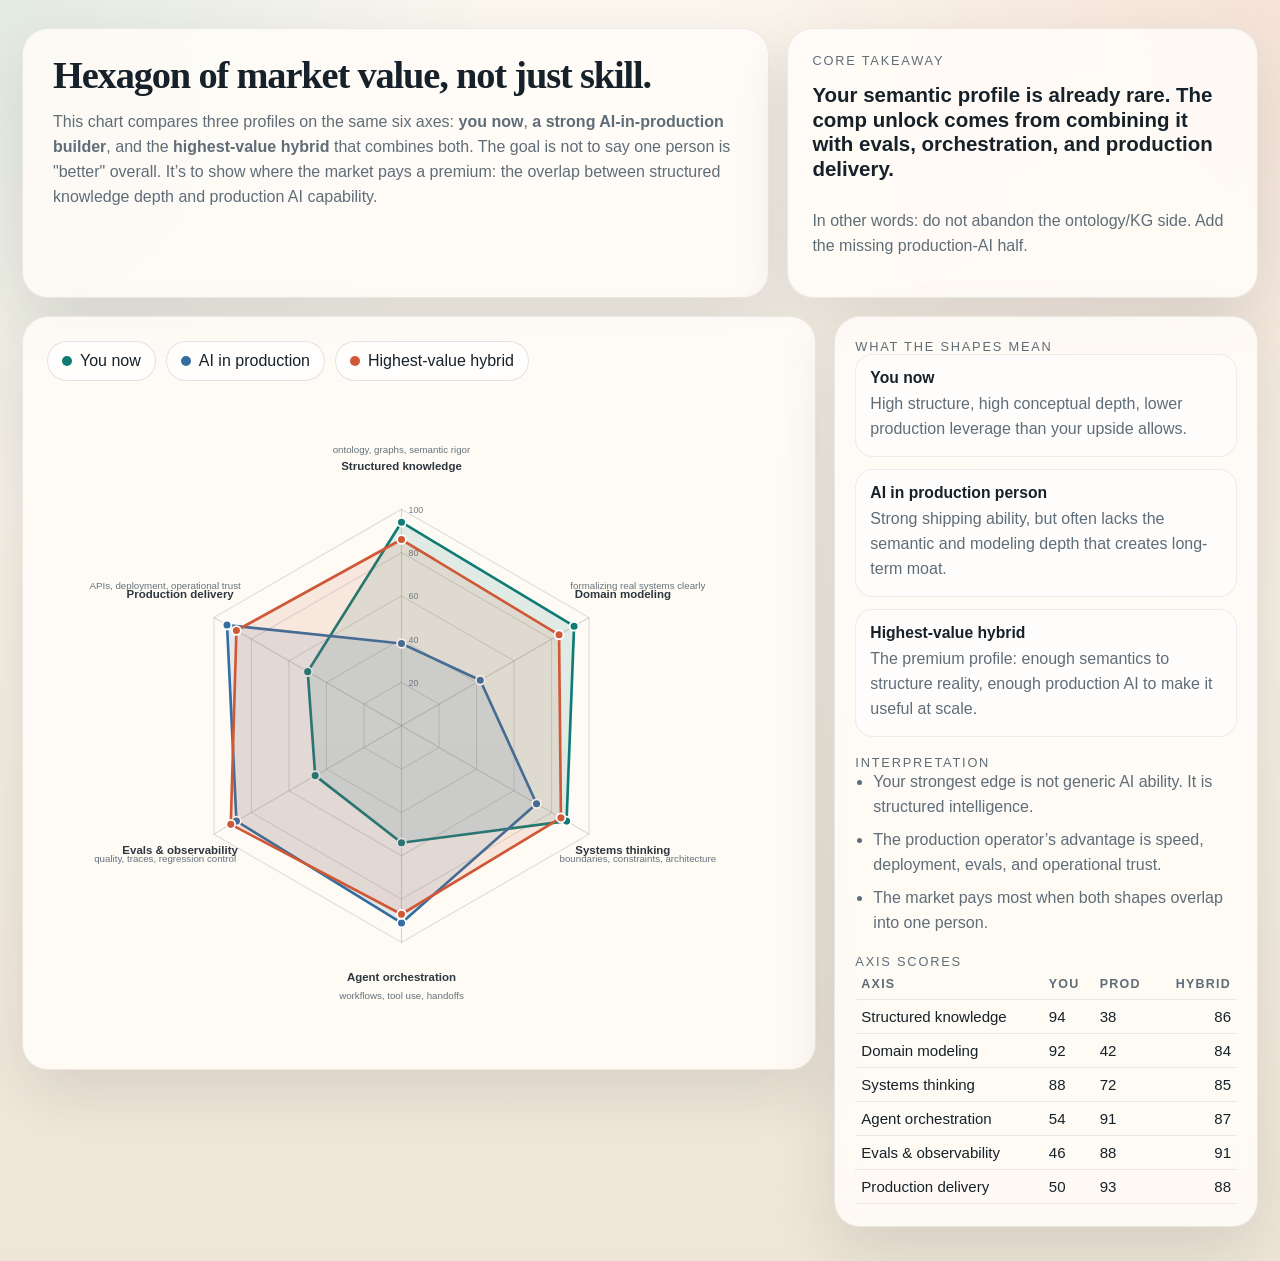
<file: experiments/skill_hexagon_comparison.html>
<!doctype html>
<html lang="en">
<head>
  <meta charset="utf-8">
  <meta name="viewport" content="width=device-width, initial-scale=1">
  <title>Skill Hexagon Comparison</title>
  <style>
    :root {
      --bg: #f6efe4;
      --panel: rgba(255, 252, 247, 0.88);
      --text: #16212a;
      --muted: #5f6d78;
      --line: rgba(22, 33, 42, 0.14);
      --you: #0f7b74;
      --prod: #346ea1;
      --hybrid: #cf5937;
      --shadow: 0 24px 64px rgba(22, 33, 42, 0.12);
    }

    * {
      box-sizing: border-box;
    }

    body {
      margin: 0;
      min-height: 100vh;
      color: var(--text);
      font-family: "Avenir Next", "Trebuchet MS", "Gill Sans", sans-serif;
      background:
        radial-gradient(circle at top left, rgba(15, 123, 116, 0.10), transparent 28%),
        radial-gradient(circle at top right, rgba(207, 89, 55, 0.13), transparent 34%),
        linear-gradient(180deg, #fcf8f0 0%, #efe6d7 100%);
    }

    .shell {
      max-width: 1380px;
      margin: 0 auto;
      padding: 28px 22px 34px;
    }

    .hero,
    .content {
      display: grid;
      gap: 18px;
    }

    .hero {
      grid-template-columns: 1.35fr 0.85fr;
      margin-bottom: 18px;
    }

    .content {
      grid-template-columns: minmax(0, 1.5fr) minmax(320px, 0.8fr);
      align-items: start;
    }

    .card {
      background: var(--panel);
      border: 1px solid rgba(22, 33, 42, 0.08);
      border-radius: 26px;
      box-shadow: var(--shadow);
      backdrop-filter: blur(10px);
    }

    .hero-main {
      padding: 28px 30px;
    }

    .hero-main h1 {
      margin: 0 0 10px;
      font-family: "Baskerville", "Palatino Linotype", serif;
      font-size: clamp(2rem, 3vw, 3.15rem);
      line-height: 0.96;
      letter-spacing: -0.03em;
    }

    .hero-main p,
    .hero-side p,
    .note,
    .metric span,
    .insight li {
      color: var(--muted);
      line-height: 1.56;
    }

    .hero-side {
      padding: 22px 24px;
      display: grid;
      gap: 12px;
    }

    .eyebrow {
      margin: 0;
      font-size: 0.8rem;
      text-transform: uppercase;
      letter-spacing: 0.14em;
      color: var(--muted);
    }

    .hero-side strong {
      font-size: 1.28rem;
      line-height: 1.2;
    }

    .chart-card {
      padding: 16px;
      overflow: hidden;
    }

    svg {
      width: 100%;
      height: auto;
      display: block;
    }

    .grid-ring {
      fill: none;
      stroke: var(--line);
      stroke-width: 1.2;
    }

    .axis-line {
      stroke: rgba(22, 33, 42, 0.18);
      stroke-width: 1.25;
    }

    .axis-label {
      font-size: 13px;
      font-weight: 700;
      fill: rgba(22, 33, 42, 0.90);
      text-anchor: middle;
    }

    .axis-sub {
      font-size: 11px;
      fill: rgba(95, 109, 120, 0.96);
      text-anchor: middle;
    }

    .ring-value {
      font-size: 10px;
      fill: rgba(95, 109, 120, 0.9);
    }

    .profile-fill {
      stroke-width: 3;
      stroke-linejoin: round;
      fill-opacity: 0.12;
    }

    .profile-point {
      stroke: white;
      stroke-width: 2;
    }

    .legend {
      display: flex;
      flex-wrap: wrap;
      gap: 10px;
      padding: 8px 8px 0;
    }

    .legend button {
      appearance: none;
      border: 1px solid rgba(22, 33, 42, 0.12);
      background: rgba(255, 255, 255, 0.7);
      color: var(--text);
      border-radius: 999px;
      padding: 10px 14px;
      font: inherit;
      cursor: pointer;
      transition: background 140ms ease, border-color 140ms ease, opacity 140ms ease;
    }

    .legend button.off {
      opacity: 0.42;
    }

    .legend-swatch {
      display: inline-block;
      width: 10px;
      height: 10px;
      border-radius: 999px;
      margin-right: 8px;
    }

    .side {
      padding: 22px 20px;
      display: grid;
      gap: 18px;
      position: sticky;
      top: 18px;
    }

    .metric-grid {
      display: grid;
      gap: 12px;
    }

    .metric {
      border: 1px solid rgba(22, 33, 42, 0.08);
      background: rgba(255, 255, 255, 0.66);
      border-radius: 18px;
      padding: 14px;
    }

    .metric strong {
      display: block;
      margin-bottom: 5px;
      font-size: 0.98rem;
    }

    .insight {
      margin: 0;
      padding-left: 18px;
    }

    .insight li + li {
      margin-top: 8px;
    }

    .score-table {
      width: 100%;
      border-collapse: collapse;
      font-size: 0.94rem;
    }

    .score-table th,
    .score-table td {
      padding: 8px 6px;
      border-bottom: 1px solid rgba(22, 33, 42, 0.08);
      text-align: left;
    }

    .score-table th {
      font-size: 0.78rem;
      text-transform: uppercase;
      letter-spacing: 0.1em;
      color: var(--muted);
    }

    .score-table td:last-child,
    .score-table th:last-child {
      text-align: right;
    }

    .table-chip {
      display: inline-flex;
      align-items: center;
      gap: 8px;
    }

    .dot {
      width: 10px;
      height: 10px;
      border-radius: 999px;
    }

    @media (max-width: 1100px) {
      .hero,
      .content {
        grid-template-columns: 1fr;
      }

      .side {
        position: static;
      }
    }

    @media (max-width: 720px) {
      .shell {
        padding: 18px 14px 24px;
      }

      .card {
        border-radius: 20px;
      }
    }
  </style>
</head>
<body>
  <div class="shell">
    <section class="hero">
      <div class="card hero-main">
        <h1>Hexagon of market value, not just skill.</h1>
        <p>
          This chart compares three profiles on the same six axes: <strong>you now</strong>,
          <strong>a strong AI-in-production builder</strong>, and the
          <strong>highest-value hybrid</strong> that combines both. The goal is not to say one
          person is "better" overall. It’s to show where the market pays a premium: the overlap
          between structured knowledge depth and production AI capability.
        </p>
      </div>
      <div class="card hero-side">
        <p class="eyebrow">Core takeaway</p>
        <strong>Your semantic profile is already rare. The comp unlock comes from combining it with evals, orchestration, and production delivery.</strong>
        <p>
          In other words: do not abandon the ontology/KG side. Add the missing production-AI half.
        </p>
      </div>
    </section>

    <section class="content">
      <div class="card chart-card">
        <div class="legend" id="legend"></div>
        <svg id="hexagonChart" viewBox="0 0 860 760" aria-label="Hexagon comparison of skills">
          <g id="grid"></g>
          <g id="profiles"></g>
          <g id="labels"></g>
        </svg>
      </div>

      <aside class="card side">
        <div>
          <p class="eyebrow">What the shapes mean</p>
          <div class="metric-grid">
            <div class="metric">
              <strong>You now</strong>
              <span>High structure, high conceptual depth, lower production leverage than your upside allows.</span>
            </div>
            <div class="metric">
              <strong>AI in production person</strong>
              <span>Strong shipping ability, but often lacks the semantic and modeling depth that creates long-term moat.</span>
            </div>
            <div class="metric">
              <strong>Highest-value hybrid</strong>
              <span>The premium profile: enough semantics to structure reality, enough production AI to make it useful at scale.</span>
            </div>
          </div>
        </div>

        <div>
          <p class="eyebrow">Interpretation</p>
          <ul class="insight">
            <li>Your strongest edge is not generic AI ability. It is structured intelligence.</li>
            <li>The production operator’s advantage is speed, deployment, evals, and operational trust.</li>
            <li>The market pays most when both shapes overlap into one person.</li>
          </ul>
        </div>

        <div>
          <p class="eyebrow">Axis scores</p>
          <table class="score-table" id="scoreTable"></table>
        </div>
      </aside>
    </section>
  </div>

  <script>
    const profiles = [
      {
        id: "you",
        label: "You now",
        color: getComputedStyle(document.documentElement).getPropertyValue("--you").trim(),
        values: [94, 92, 88, 54, 46, 50]
      },
      {
        id: "prod",
        label: "AI in production",
        color: getComputedStyle(document.documentElement).getPropertyValue("--prod").trim(),
        values: [38, 42, 72, 91, 88, 93]
      },
      {
        id: "hybrid",
        label: "Highest-value hybrid",
        color: getComputedStyle(document.documentElement).getPropertyValue("--hybrid").trim(),
        values: [86, 84, 85, 87, 91, 88]
      }
    ];

    const axes = [
      { label: "Structured knowledge", sub: "ontology, graphs, semantic rigor" },
      { label: "Domain modeling", sub: "formalizing real systems clearly" },
      { label: "Systems thinking", sub: "boundaries, constraints, architecture" },
      { label: "Agent orchestration", sub: "workflows, tool use, handoffs" },
      { label: "Evals & observability", sub: "quality, traces, regression control" },
      { label: "Production delivery", sub: "APIs, deployment, operational trust" }
    ];

    const center = { x: 410, y: 390 };
    const outerR = 245;
    const angleOffset = -Math.PI / 2;
    const grid = document.getElementById("grid");
    const labels = document.getElementById("labels");
    const profilesLayer = document.getElementById("profiles");
    const legend = document.getElementById("legend");
    const scoreTable = document.getElementById("scoreTable");
    const visible = new Map(profiles.map(profile => [profile.id, true]));

    function svg(tag, attrs = {}) {
      const el = document.createElementNS("http://www.w3.org/2000/svg", tag);
      Object.entries(attrs).forEach(([key, value]) => el.setAttribute(key, value));
      return el;
    }

    function pointFor(index, magnitude = 100) {
      const angle = angleOffset + (Math.PI * 2 * index) / axes.length;
      const radius = (magnitude / 100) * outerR;
      return {
        x: center.x + Math.cos(angle) * radius,
        y: center.y + Math.sin(angle) * radius
      };
    }

    function polygonPath(values) {
      return values
        .map((value, index) => {
          const p = pointFor(index, value);
          return `${index === 0 ? "M" : "L"} ${p.x} ${p.y}`;
        })
        .join(" ") + " Z";
    }

    function drawGrid() {
      for (let level = 20; level <= 100; level += 20) {
        const points = axes.map((_, index) => {
          const p = pointFor(index, level);
          return `${p.x},${p.y}`;
        }).join(" ");

        grid.appendChild(svg("polygon", {
          points,
          class: "grid-ring"
        }));

        const tick = pointFor(0, level);
        const text = svg("text", {
          x: tick.x + 8,
          y: tick.y + 4,
          class: "ring-value"
        });
        text.textContent = level;
        grid.appendChild(text);
      }

      axes.forEach((axis, index) => {
        const end = pointFor(index, 100);
        grid.appendChild(svg("line", {
          x1: center.x,
          y1: center.y,
          x2: end.x,
          y2: end.y,
          class: "axis-line"
        }));

        const labelPoint = pointFor(index, 118);
        const subPoint = pointFor(index, 126);
        const title = svg("text", {
          x: labelPoint.x,
          y: labelPoint.y,
          class: "axis-label"
        });
        title.textContent = axis.label;

        const subtitle = svg("text", {
          x: subPoint.x,
          y: subPoint.y,
          class: "axis-sub"
        });
        subtitle.textContent = axis.sub;

        labels.appendChild(title);
        labels.appendChild(subtitle);
      });
    }

    function drawProfiles() {
      profilesLayer.innerHTML = "";

      profiles.forEach(profile => {
        const on = visible.get(profile.id);
        const group = svg("g", {
          opacity: on ? "1" : "0.12"
        });

        const polygon = svg("path", {
          d: polygonPath(profile.values),
          class: "profile-fill",
          fill: profile.color,
          stroke: profile.color
        });
        group.appendChild(polygon);

        profile.values.forEach((value, index) => {
          const p = pointFor(index, value);
          group.appendChild(svg("circle", {
            cx: p.x,
            cy: p.y,
            r: 5,
            class: "profile-point",
            fill: profile.color
          }));
        });

        profilesLayer.appendChild(group);
      });
    }

    function drawLegend() {
      profiles.forEach(profile => {
        const button = document.createElement("button");
        button.innerHTML = `<span class="legend-swatch" style="background:${profile.color}"></span>${profile.label}`;
        button.dataset.id = profile.id;
        button.addEventListener("click", () => {
          const next = !visible.get(profile.id);
          visible.set(profile.id, next);
          button.classList.toggle("off", !next);
          drawProfiles();
        });
        legend.appendChild(button);
      });
    }

    function drawTable() {
      const rows = [
        `<thead>
          <tr>
            <th>Axis</th>
            <th>You</th>
            <th>Prod</th>
            <th>Hybrid</th>
          </tr>
        </thead>`
      ];

      const body = axes.map((axis, index) => `
        <tr>
          <td>${axis.label}</td>
          <td>${profiles[0].values[index]}</td>
          <td>${profiles[1].values[index]}</td>
          <td>${profiles[2].values[index]}</td>
        </tr>
      `).join("");

      scoreTable.innerHTML = rows.join("") + `<tbody>${body}</tbody>`;
    }

    drawGrid();
    drawLegend();
    drawProfiles();
    drawTable();
  </script>
</body>
</html>
</file>
<file: assets/styles.css>
:root {
  --bg: #071217;
  --paper: rgba(12, 24, 32, 0.82);
  --paper-strong: #0d1a23;
  --text: #eaf3f5;
  --muted: #91a8b3;
  --line: rgba(145, 168, 179, 0.16);
  --accent: #49d0c0;
  --accent-warm: #f0aa63;
  --accent-cool: #72a7ff;
  --shadow: 0 28px 72px rgba(0, 0, 0, 0.34);
  --max: 1360px;
}

* {
  box-sizing: border-box;
}

html {
  scroll-behavior: smooth;
}

body {
  margin: 0;
  min-height: 100vh;
  color: var(--text);
  font-family: "Avenir Next", "Trebuchet MS", "Gill Sans", sans-serif;
  background:
    radial-gradient(circle at top left, rgba(73, 208, 192, 0.20), transparent 28%),
    radial-gradient(circle at top right, rgba(114, 167, 255, 0.18), transparent 26%),
    radial-gradient(circle at 80% 40%, rgba(240, 170, 99, 0.12), transparent 22%),
    linear-gradient(180deg, #071217 0%, #0a161c 45%, #0d1b22 100%);
}

.page-noise {
  position: fixed;
  inset: 0;
  pointer-events: none;
  opacity: 0.42;
  background-image:
    linear-gradient(rgba(126, 175, 188, 0.12) 1px, transparent 1px),
    linear-gradient(90deg, rgba(126, 175, 188, 0.08) 1px, transparent 1px),
    radial-gradient(circle at 10% 18%, rgba(73, 208, 192, 0.18) 0 2px, transparent 3px),
    radial-gradient(circle at 78% 22%, rgba(114, 167, 255, 0.16) 0 2px, transparent 3px),
    radial-gradient(circle at 34% 66%, rgba(240, 170, 99, 0.14) 0 2px, transparent 3px);
  background-size: 38px 38px, 38px 38px, 320px 220px, 420px 260px, 360px 300px;
  mask-image: linear-gradient(180deg, rgba(0, 0, 0, 0.95), rgba(0, 0, 0, 0.3));
}

.site-header,
main,
.site-footer {
  position: relative;
  z-index: 1;
}

.site-header {
  max-width: var(--max);
  margin: 0 auto;
  padding: 20px 22px 12px;
  display: flex;
  justify-content: space-between;
  align-items: center;
  gap: 18px;
}

.brand {
  display: inline-flex;
  align-items: center;
  gap: 12px;
  text-decoration: none;
  color: inherit;
}

.brand-mark {
  width: 48px;
  height: 48px;
  display: grid;
  place-items: center;
  border-radius: 16px;
  background:
    radial-gradient(circle at 30% 30%, rgba(255, 255, 255, 0.28), transparent 28%),
    linear-gradient(135deg, rgba(73, 208, 192, 0.96), rgba(114, 167, 255, 0.92));
  color: #071217;
  font-weight: 800;
  letter-spacing: 0.06em;
  box-shadow: 0 14px 30px rgba(73, 208, 192, 0.18);
}

.brand-copy {
  display: grid;
}

.brand-copy strong {
  font-size: 1rem;
}

.brand-copy small {
  color: var(--muted);
  letter-spacing: 0.04em;
  text-transform: lowercase;
}

.site-nav {
  display: flex;
  gap: 18px;
  flex-wrap: wrap;
}

.site-nav a {
  color: var(--muted);
  text-decoration: none;
  font-weight: 600;
}

.site-nav a:hover {
  color: var(--text);
}

main {
  max-width: var(--max);
  margin: 0 auto;
  padding: 8px 22px 0;
}

.hero,
.strip,
.system-section,
.writing-section,
.lab-section,
.about-section {
  margin-bottom: 22px;
}

.hero {
  display: grid;
  grid-template-columns: 1.35fr 0.8fr;
  gap: 18px;
  align-items: start;
}

.hero-copy,
.hero-panel,
.system-node,
.question-panel,
.strip-card,
.lab-card,
.about-card,
.entry-card {
  background: var(--paper);
  border: 1px solid var(--line);
  border-radius: 28px;
  box-shadow: var(--shadow);
  backdrop-filter: blur(10px);
}

.hero-copy {
  padding: 32px 34px;
  position: relative;
  overflow: hidden;
}

.hero-copy::after {
  content: "";
  position: absolute;
  inset: auto -10% -30% 30%;
  height: 220px;
  background:
    radial-gradient(circle, rgba(73, 208, 192, 0.18) 0, rgba(73, 208, 192, 0) 60%);
  pointer-events: none;
}

.eyebrow {
  margin: 0 0 10px;
  font-size: 0.8rem;
  text-transform: uppercase;
  letter-spacing: 0.14em;
  color: var(--muted);
}

.hero-copy h1,
.section-heading h2,
.about-card h2 {
  margin: 0;
  font-family: "Iowan Old Style", "Palatino Linotype", "Book Antiqua", serif;
  letter-spacing: -0.035em;
  line-height: 0.95;
}

.hero-copy h1 {
  font-size: clamp(2.6rem, 6vw, 5.6rem);
  max-width: 10ch;
}

.hero-text {
  margin: 18px 0 0;
  max-width: 60ch;
  font-size: 1.06rem;
  line-height: 1.65;
  color: var(--muted);
}

.hero-actions {
  display: flex;
  gap: 12px;
  margin-top: 26px;
  flex-wrap: wrap;
}

.button {
  display: inline-flex;
  align-items: center;
  justify-content: center;
  padding: 12px 16px;
  border-radius: 999px;
  text-decoration: none;
  font-weight: 700;
  transition: transform 160ms ease, box-shadow 160ms ease, background 160ms ease;
}

.button:hover {
  transform: translateY(-1px);
}

.button-primary {
  background: linear-gradient(135deg, var(--accent), #80e4d8);
  color: #071217;
  box-shadow: 0 14px 32px rgba(73, 208, 192, 0.18);
}

.button-secondary {
  background: rgba(255, 255, 255, 0.05);
  border: 1px solid var(--line);
  color: var(--text);
}

.hero-panel {
  padding: 18px;
  display: grid;
  gap: 14px;
}

.signal-card {
  padding: 18px;
  border-radius: 22px;
  background: rgba(255, 255, 255, 0.04);
  border: 1px solid rgba(145, 168, 179, 0.12);
}

.signal-card p:last-child {
  margin-bottom: 0;
}

.signal-list {
  margin: 0;
  padding-left: 18px;
  color: var(--muted);
  line-height: 1.55;
}

.signal-list li + li {
  margin-top: 8px;
}

.strip {
  display: grid;
  grid-template-columns: repeat(3, minmax(0, 1fr));
  gap: 14px;
}

.strip-card {
  padding: 18px;
}

.strip-card strong,
.lab-card strong {
  display: block;
  margin-bottom: 6px;
  font-size: 1.08rem;
}

.strip-card span,
.lab-card span,
.system-node span,
.about-columns p,
.entry-summary,
.site-footer p,
.section-note {
  color: var(--muted);
  line-height: 1.55;
}

.section-heading {
  display: flex;
  justify-content: space-between;
  align-items: end;
  gap: 18px;
  margin-bottom: 16px;
}

.section-heading h2,
.about-card h2 {
  font-size: clamp(1.8rem, 3vw, 3rem);
}

.section-note {
  max-width: 38ch;
  margin: 0;
}

.filters {
  display: flex;
  flex-wrap: wrap;
  gap: 10px;
}

.filters button {
  appearance: none;
  border: 1px solid var(--line);
  background: rgba(255, 255, 255, 0.04);
  color: var(--text);
  border-radius: 999px;
  padding: 10px 14px;
  font: inherit;
  cursor: pointer;
  transition: background 140ms ease, border-color 140ms ease, opacity 140ms ease;
}

.filters button.active {
  background: rgba(73, 208, 192, 0.12);
  border-color: rgba(73, 208, 192, 0.36);
}

.system-layout {
  display: grid;
  grid-template-columns: 1.35fr 0.7fr;
  gap: 16px;
}

.system-flow {
  display: grid;
  grid-template-columns:
    minmax(0, 1fr) 28px
    minmax(0, 1fr) 28px
    minmax(0, 1fr) 28px
    minmax(0, 1fr);
  gap: 12px;
  align-items: stretch;
}

.system-node {
  padding: 18px;
  position: relative;
}

.system-node strong {
  display: block;
  margin-bottom: 8px;
  font-size: 1.05rem;
}

.system-link {
  align-self: center;
  height: 2px;
  margin: 0 -2px;
  background: linear-gradient(90deg, rgba(73, 208, 192, 0.1), rgba(73, 208, 192, 0.9), rgba(114, 167, 255, 0.2));
  border-radius: 999px;
}

.question-panel {
  padding: 22px;
}

.question-list {
  margin: 0;
  padding-left: 18px;
  color: var(--muted);
  line-height: 1.65;
}

.question-list li + li {
  margin-top: 12px;
}

.writing-grid {
  display: grid;
  grid-template-columns: repeat(3, minmax(0, 1fr));
  gap: 16px;
}

.entry-card {
  padding: 18px;
  display: grid;
  gap: 14px;
  min-height: 250px;
  transition: transform 180ms ease, box-shadow 180ms ease, opacity 180ms ease;
}

.entry-card:hover {
  transform: translateY(-3px);
  box-shadow: 0 34px 90px rgba(0, 0, 0, 0.38);
}

.entry-meta {
  display: flex;
  justify-content: space-between;
  gap: 12px;
  align-items: center;
  color: var(--muted);
  font-size: 0.9rem;
}

.entry-type {
  display: inline-flex;
  align-items: center;
  padding: 6px 10px;
  border-radius: 999px;
  font-size: 0.78rem;
  text-transform: uppercase;
  letter-spacing: 0.08em;
  font-weight: 700;
}

.entry-type[data-type="profile"] {
  background: rgba(73, 208, 192, 0.12);
  color: var(--accent);
}

.entry-type[data-type="post"] {
  background: rgba(114, 167, 255, 0.12);
  color: var(--accent-cool);
}

.entry-type[data-type="opinion"] {
  background: rgba(240, 170, 99, 0.12);
  color: var(--accent-warm);
}

.entry-card h3 {
  margin: 0;
  font-size: 1.3rem;
  line-height: 1.15;
}

.entry-summary {
  margin: 0;
}

.entry-tags,
.dialog-tags {
  display: flex;
  flex-wrap: wrap;
  gap: 8px;
}

.tag {
  display: inline-flex;
  align-items: center;
  padding: 6px 10px;
  border-radius: 999px;
  background: rgba(255, 255, 255, 0.05);
  color: var(--muted);
  font-size: 0.84rem;
}

.entry-actions {
  margin-top: auto;
  display: flex;
  justify-content: space-between;
  align-items: center;
  gap: 12px;
}

.entry-link,
.entry-open {
  display: inline-flex;
  align-items: center;
  justify-content: center;
  border-radius: 999px;
  padding: 10px 14px;
  text-decoration: none;
  font-weight: 700;
  cursor: pointer;
}

.entry-link {
  background: rgba(114, 167, 255, 0.12);
  color: var(--accent-cool);
}

.entry-open {
  background: rgba(73, 208, 192, 0.12);
  color: var(--accent);
  border: 0;
}

.lab-grid {
  display: grid;
  grid-template-columns: repeat(3, minmax(0, 1fr));
  gap: 16px;
}

.lab-card {
  padding: 18px;
  text-decoration: none;
  color: inherit;
  transition: transform 180ms ease, box-shadow 180ms ease;
}

.lab-card:hover {
  transform: translateY(-3px);
  box-shadow: 0 34px 90px rgba(0, 0, 0, 0.38);
}

.about-card {
  padding: 26px;
}

.about-columns {
  display: grid;
  grid-template-columns: repeat(2, minmax(0, 1fr));
  gap: 18px;
  margin-top: 18px;
}

.site-footer {
  max-width: var(--max);
  margin: 0 auto;
  padding: 8px 22px 28px;
  display: flex;
  justify-content: space-between;
  gap: 16px;
  flex-wrap: wrap;
}

.entry-dialog {
  width: min(860px, calc(100vw - 28px));
  border: 0;
  padding: 0;
  border-radius: 28px;
  box-shadow: 0 42px 120px rgba(0, 0, 0, 0.45);
  background: var(--paper-strong);
  color: var(--text);
}

.entry-dialog::backdrop {
  background: rgba(7, 18, 23, 0.62);
  backdrop-filter: blur(4px);
}

.dialog-close {
  position: absolute;
  top: 18px;
  right: 18px;
  border: 1px solid var(--line);
  background: rgba(255, 255, 255, 0.06);
  color: var(--text);
  border-radius: 999px;
  padding: 10px 14px;
  font: inherit;
  cursor: pointer;
}

.dialog-article {
  padding: 34px;
}

.dialog-article h3 {
  margin: 0;
  font-family: "Iowan Old Style", "Palatino Linotype", "Book Antiqua", serif;
  font-size: clamp(2rem, 4vw, 3rem);
  line-height: 0.96;
  letter-spacing: -0.03em;
}

.dialog-meta {
  margin: 10px 0 14px;
  color: var(--muted);
}

.dialog-body {
  margin-top: 18px;
  color: var(--text);
  line-height: 1.72;
}

.dialog-body p {
  margin: 0 0 16px;
}

.hidden {
  display: none;
}

@media (max-width: 1100px) {
  .hero,
  .system-layout,
  .strip,
  .writing-grid,
  .lab-grid,
  .about-columns {
    grid-template-columns: 1fr;
  }

  .system-flow {
    grid-template-columns: 1fr;
  }

  .system-link {
    width: 2px;
    height: 24px;
    margin: 0 auto;
    background: linear-gradient(180deg, rgba(73, 208, 192, 0.2), rgba(73, 208, 192, 0.9), rgba(114, 167, 255, 0.2));
  }

  .section-heading {
    align-items: start;
    flex-direction: column;
  }
}

@media (max-width: 760px) {
  .site-header,
  main,
  .site-footer {
    padding-left: 14px;
    padding-right: 14px;
  }

  .hero-copy,
  .hero-panel,
  .strip-card,
  .lab-card,
  .about-card,
  .entry-card,
  .dialog-article {
    padding: 20px;
  }

  .site-header {
    flex-direction: column;
    align-items: start;
  }

  .hero-copy h1 {
    max-width: 12ch;
  }
}
</file>
